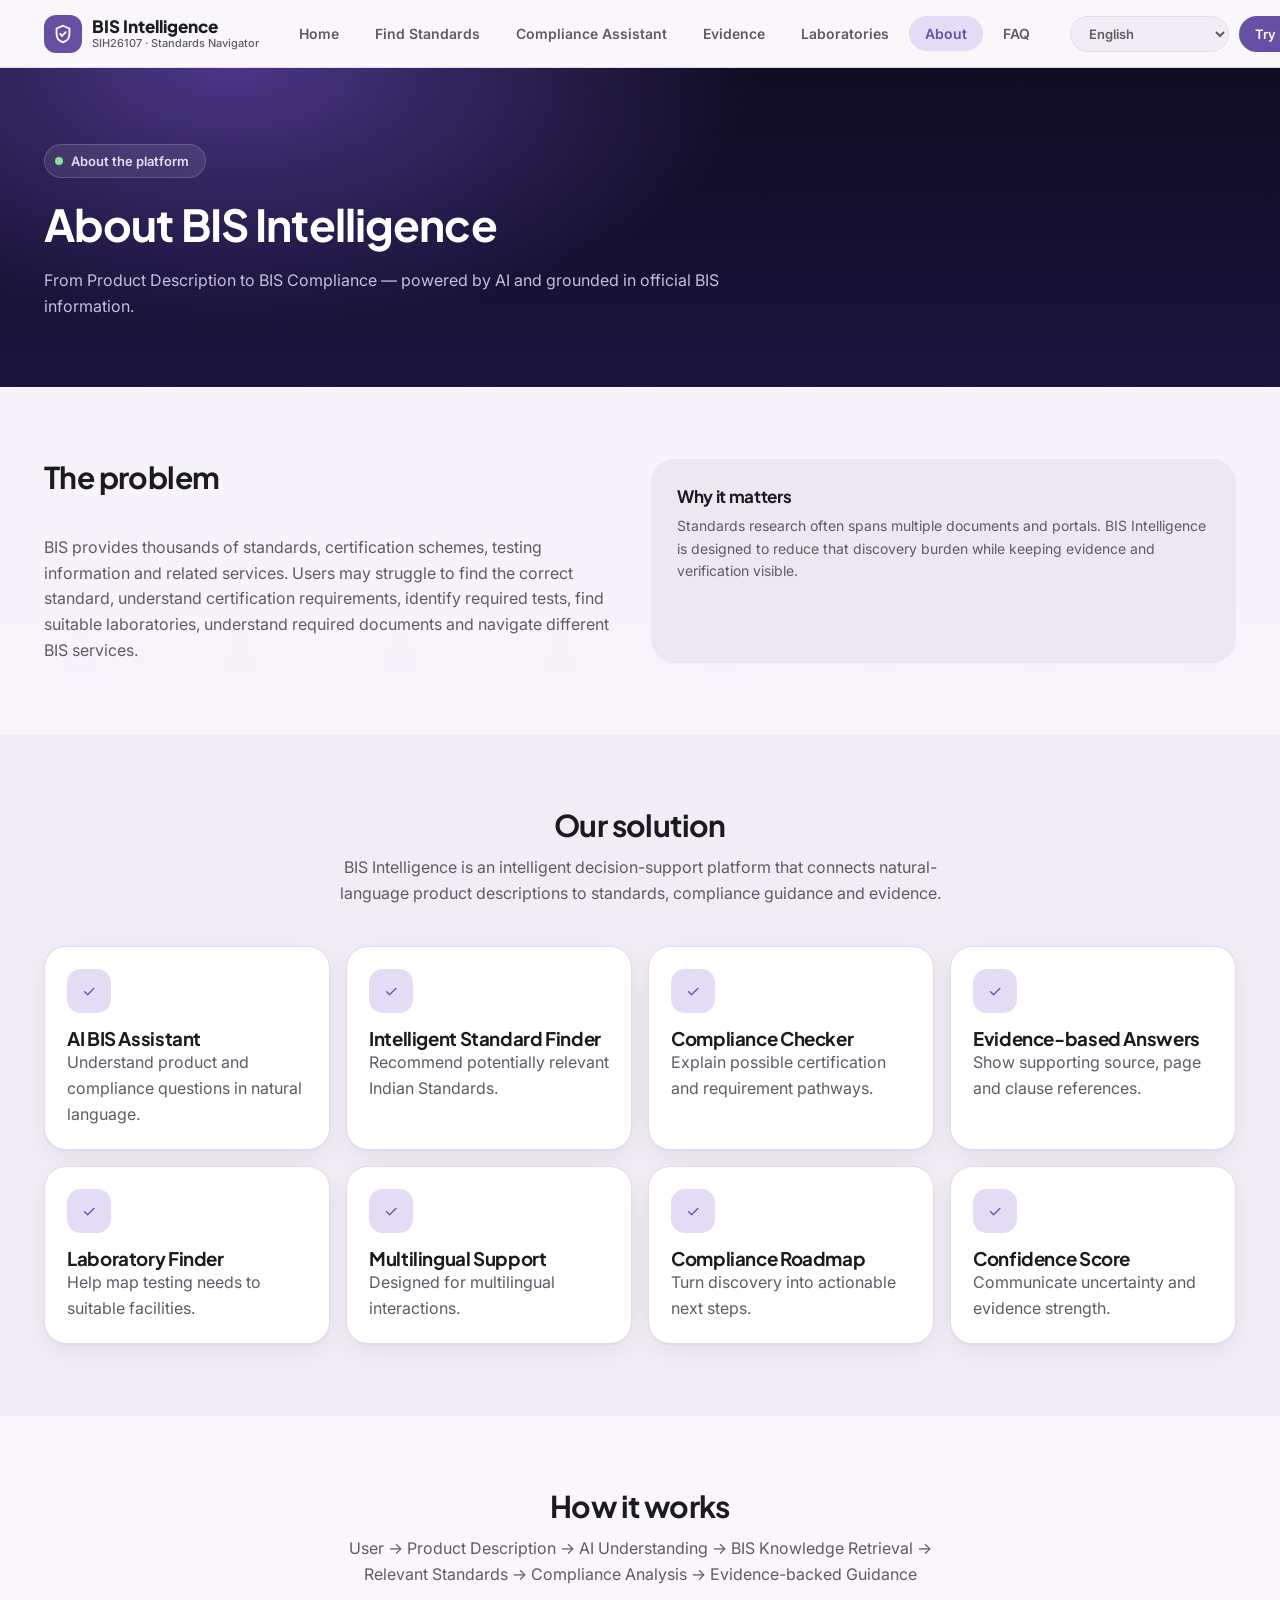
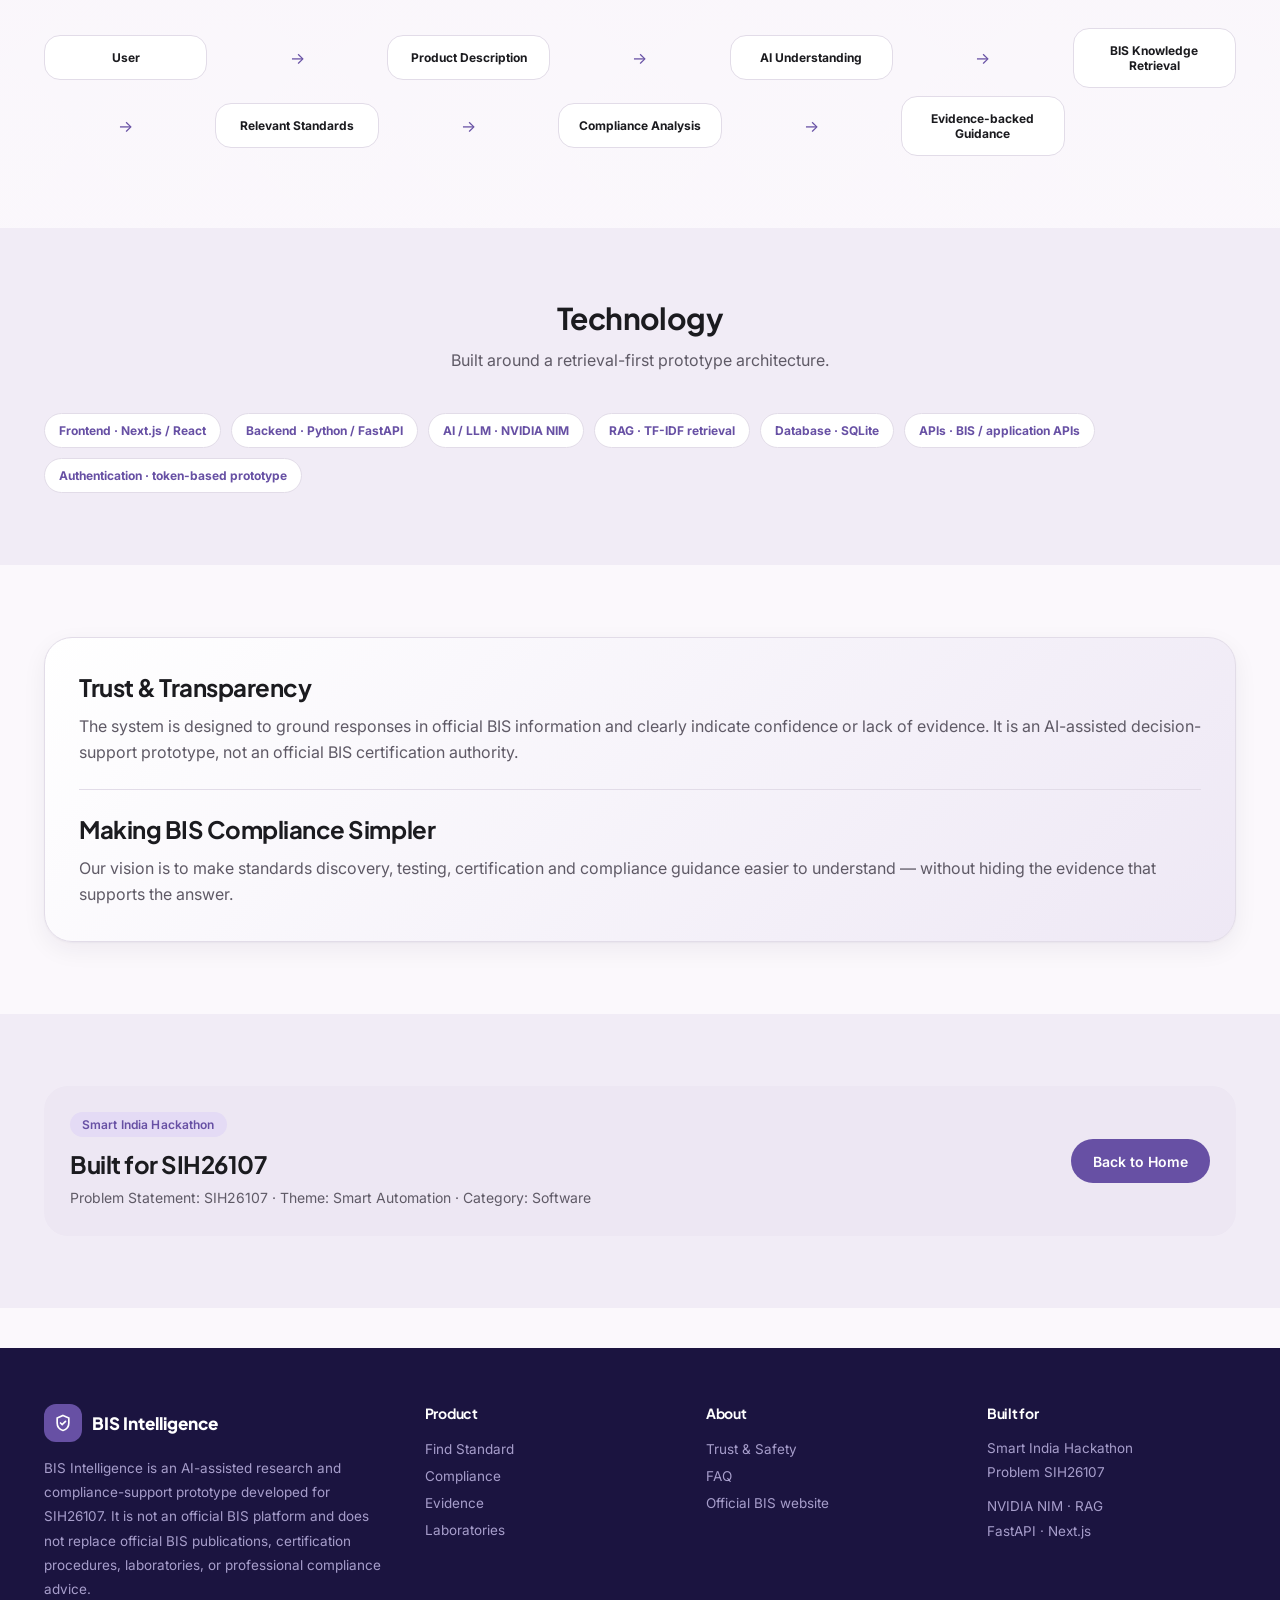
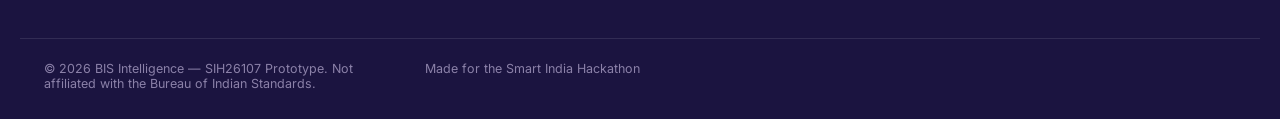
<file: website/about.html>
<!DOCTYPE html><html lang="en"><head><meta charset="UTF-8"><meta name="viewport" content="width=device-width, initial-scale=1.0"><title>BIS Intelligence — About</title><meta name="description" content="Learn how BIS Intelligence simplifies Indian Standards and BIS services with evidence-grounded AI."><link rel="preconnect" href="https://fonts.googleapis.com"><link rel="preconnect" href="https://fonts.gstatic.com" crossorigin><link href="https://fonts.googleapis.com/css2?family=Plus+Jakarta+Sans:wght@400;500;600;700;800&family=Inter:wght@400;500;600&display=swap" rel="stylesheet"><link rel="stylesheet" href="css/style.css"></head><body><a class="skip-link" href="#main">Skip to content</a><header class="topnav"><div class="topnav-inner"><a href="index.html" class="brand"><div class="brand-mark"><svg width="22" height="22" viewBox="0 0 24 24" fill="none" aria-hidden="true"><path d="M12 3l7 3v6c0 5-3.5 8-7 9-3.5-1-7-4-7-9V6l7-3z" stroke="currentColor" stroke-width="2"/><path d="M9 12l2 2 4-4" stroke="currentColor" stroke-width="2" stroke-linecap="round"/></svg></div><div class="brand-text"><span class="brand-name">BIS Intelligence</span><span class="brand-sub">SIH26107 · Standards Navigator</span></div></a><nav class="nav-links" aria-label="Primary"><a href="index.html" class="nav-pill">Home</a><a href="find-standards.html" class="nav-pill">Find Standards</a><a href="compliance-assistant.html" class="nav-pill">Compliance Assistant</a><a href="evidence.html" class="nav-pill">Evidence</a><a href="laboratories.html" class="nav-pill">Laboratories</a><a href="about.html" class="nav-pill" aria-current="page">About</a><a href="faq.html" class="nav-pill">FAQ</a></nav><div class="nav-right"><select class="lang-select" aria-label="Language selector"><option value="en">English</option><option value="hi">हिन्दी</option></select><a href="compliance-assistant.html" class="btn btn-primary btn-sm">Try BIS Intelligence</a><button class="hamburger" id="hamburgerBtn" aria-label="Open menu" aria-expanded="false" aria-controls="mobileSheet"><svg width="22" height="22" viewBox="0 0 24 24" fill="none"><path d="M4 7h16M4 12h16M4 17h16" stroke="currentColor" stroke-width="2" stroke-linecap="round"/></svg></button></div></div><nav class="mobile-sheet" id="mobileSheet" aria-label="Mobile"><a href="index.html" class="nav-pill">Home</a><a href="find-standards.html" class="nav-pill">Find Standards</a><a href="compliance-assistant.html" class="nav-pill">Compliance Assistant</a><a href="evidence.html" class="nav-pill">Evidence</a><a href="laboratories.html" class="nav-pill">Laboratories</a><a href="about.html" class="nav-pill">About</a><a href="faq.html" class="nav-pill">FAQ</a><a href="compliance-assistant.html" class="btn btn-primary" style="margin-top:10px;justify-content:center;">Try BIS Intelligence</a></nav></header><main id="main"><section class="page-hero"><div class="wrap"><span class="eyebrow-pill"><span class="eyebrow-dot"></span> About the platform</span><h1>About BIS Intelligence</h1><p>From Product Description to BIS Compliance — powered by AI and grounded in official BIS information.</p></div></section><section class="section"><div class="wrap split-copy"><div><div class="section-head"><h2>The problem</h2></div><p>BIS provides thousands of standards, certification schemes, testing information and related services. Users may struggle to find the correct standard, understand certification requirements, identify required tests, find suitable laboratories, understand required documents and navigate different BIS services.</p></div><div class="card"><h3>Why it matters</h3><p>Standards research often spans multiple documents and portals. BIS Intelligence is designed to reduce that discovery burden while keeping evidence and verification visible.</p></div></div></section><section class="section section-alt"><div class="wrap"><div class="section-head center"><h2>Our solution</h2><p>BIS Intelligence is an intelligent decision-support platform that connects natural-language product descriptions to standards, compliance guidance and evidence.</p></div><div class="feature-grid"><div class="feature-card"><div class="icon-badge"><span>✓</span></div><h3>AI BIS Assistant</h3><p>Understand product and compliance questions in natural language.</p></div><div class="feature-card"><div class="icon-badge"><span>✓</span></div><h3>Intelligent Standard Finder</h3><p>Recommend potentially relevant Indian Standards.</p></div><div class="feature-card"><div class="icon-badge"><span>✓</span></div><h3>Compliance Checker</h3><p>Explain possible certification and requirement pathways.</p></div><div class="feature-card"><div class="icon-badge"><span>✓</span></div><h3>Evidence-based Answers</h3><p>Show supporting source, page and clause references.</p></div><div class="feature-card"><div class="icon-badge"><span>✓</span></div><h3>Laboratory Finder</h3><p>Help map testing needs to suitable facilities.</p></div><div class="feature-card"><div class="icon-badge"><span>✓</span></div><h3>Multilingual Support</h3><p>Designed for multilingual interactions.</p></div><div class="feature-card"><div class="icon-badge"><span>✓</span></div><h3>Compliance Roadmap</h3><p>Turn discovery into actionable next steps.</p></div><div class="feature-card"><div class="icon-badge"><span>✓</span></div><h3>Confidence Score</h3><p>Communicate uncertainty and evidence strength.</p></div></div></div></section><section class="section"><div class="wrap"><div class="section-head center"><h2>How it works</h2><p>User → Product Description → AI Understanding → BIS Knowledge Retrieval → Relevant Standards → Compliance Analysis → Evidence-backed Guidance</p></div><div class="solution-flow"><div class="node">User</div><div class="arrow">→</div><div class="node">Product Description</div><div class="arrow">→</div><div class="node">AI Understanding</div><div class="arrow">→</div><div class="node">BIS Knowledge Retrieval</div><div class="arrow">→</div><div class="node">Relevant Standards</div><div class="arrow">→</div><div class="node">Compliance Analysis</div><div class="arrow">→</div><div class="node">Evidence-backed Guidance</div></div></div></section><section class="section section-alt"><div class="wrap"><div class="section-head center"><h2>Technology</h2><p>Built around a retrieval-first prototype architecture.</p></div><div class="tech-strip"><span class="tech-badge">Frontend · Next.js / React</span><span class="tech-badge">Backend · Python / FastAPI</span><span class="tech-badge">AI / LLM · NVIDIA NIM</span><span class="tech-badge">RAG · TF-IDF retrieval</span><span class="tech-badge">Database · SQLite</span><span class="tech-badge">APIs · BIS / application APIs</span><span class="tech-badge">Authentication · token-based prototype</span></div></div></section><section class="section"><div class="wrap"><div class="vision-card"><h2>Trust &amp; Transparency</h2><p style="margin-top:12px">The system is designed to ground responses in official BIS information and clearly indicate confidence or lack of evidence. It is an AI-assisted decision-support prototype, not an official BIS certification authority.</p><hr class="divider" style="margin:24px 0"><h2>Making BIS Compliance Simpler</h2><p style="margin-top:12px">Our vision is to make standards discovery, testing, certification and compliance guidance easier to understand — without hiding the evidence that supports the answer.</p></div></div></section><section class="section section-alt"><div class="wrap"><div class="card"><div class="flex-between"><div><span class="tag tag-primary">Smart India Hackathon</span><h2 style="margin-top:12px">Built for SIH26107</h2><p style="margin-top:8px">Problem Statement: SIH26107 · Theme: Smart Automation · Category: Software</p></div><a class="btn btn-primary" href="index.html">Back to Home</a></div></div></div></section></main><footer class="footer"><div class="wrap"><div><div class="brand" style="margin-bottom:14px;"><div class="brand-mark"><svg width="20" height="20" viewBox="0 0 24 24" fill="none"><path d="M12 3l7 3v6c0 5-3.5 8-7 9-3.5-1-7-4-7-9V6l7-3z" stroke="currentColor" stroke-width="2"/><path d="M9 12l2 2 4-4" stroke="currentColor" stroke-width="2" stroke-linecap="round"/></svg></div><span class="brand-name" style="color:#fff;">BIS Intelligence</span></div><p class="footer-disclaimer">BIS Intelligence is an AI-assisted research and compliance-support prototype developed for SIH26107. It is not an official BIS platform and does not replace official BIS publications, certification procedures, laboratories, or professional compliance advice.</p></div><div><h4>Product</h4><a href="find-standards.html">Find Standard</a><a href="compliance-assistant.html">Compliance</a><a href="evidence.html">Evidence</a><a href="laboratories.html">Laboratories</a></div><div><h4>About</h4><a href="about.html">Trust &amp; Safety</a><a href="faq.html">FAQ</a><a href="https://www.bis.gov.in/" target="_blank" rel="noopener">Official BIS website</a></div><div><h4>Built for</h4><p>Smart India Hackathon<br/>Problem SIH26107</p><p style="margin-top:10px;">NVIDIA NIM · RAG<br/>FastAPI · Next.js</p></div></div><div class="wrap footer-bottom"><span>© 2026 BIS Intelligence — SIH26107 Prototype. Not affiliated with the Bureau of Indian Standards.</span><span>Made for the Smart India Hackathon</span></div></footer><script src="js/script.js"></script><script src="js/site-pages.js"></script><script src="js/i18n.js"></script>
</body></html>
</file>
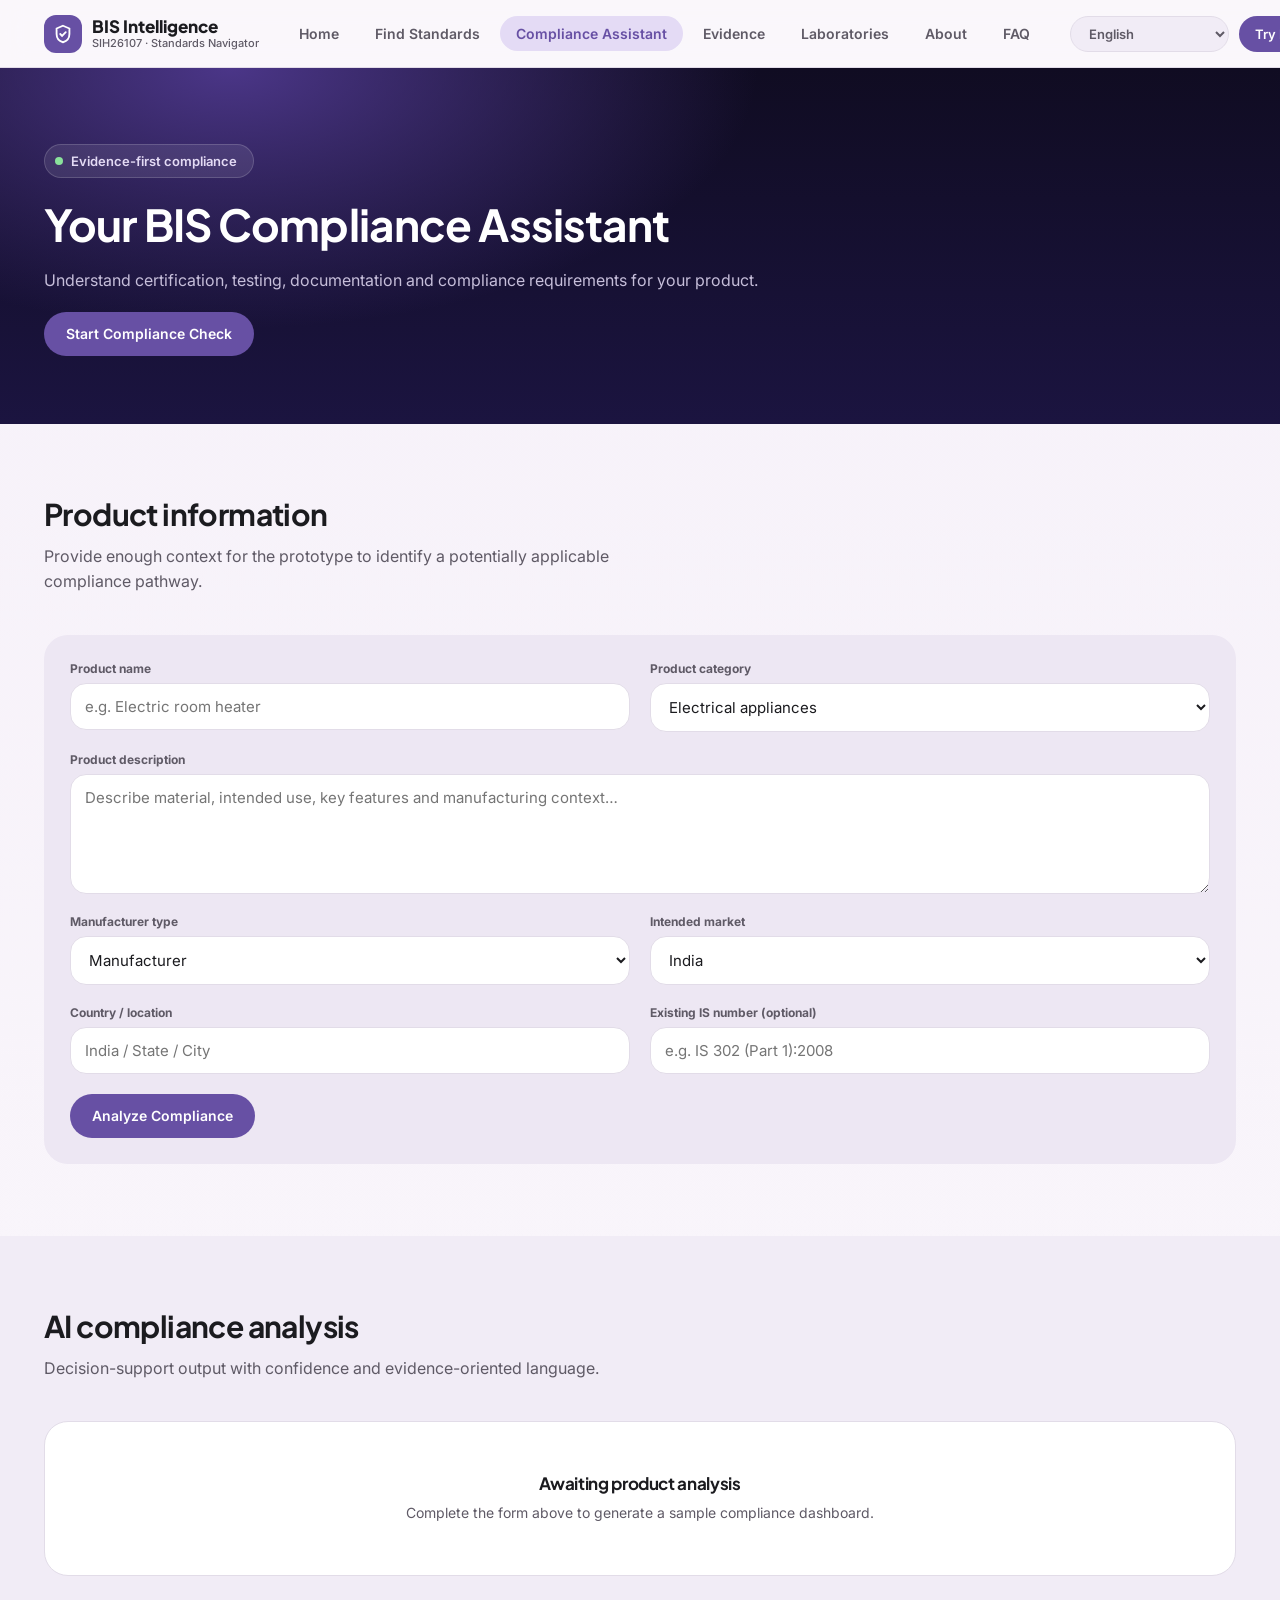
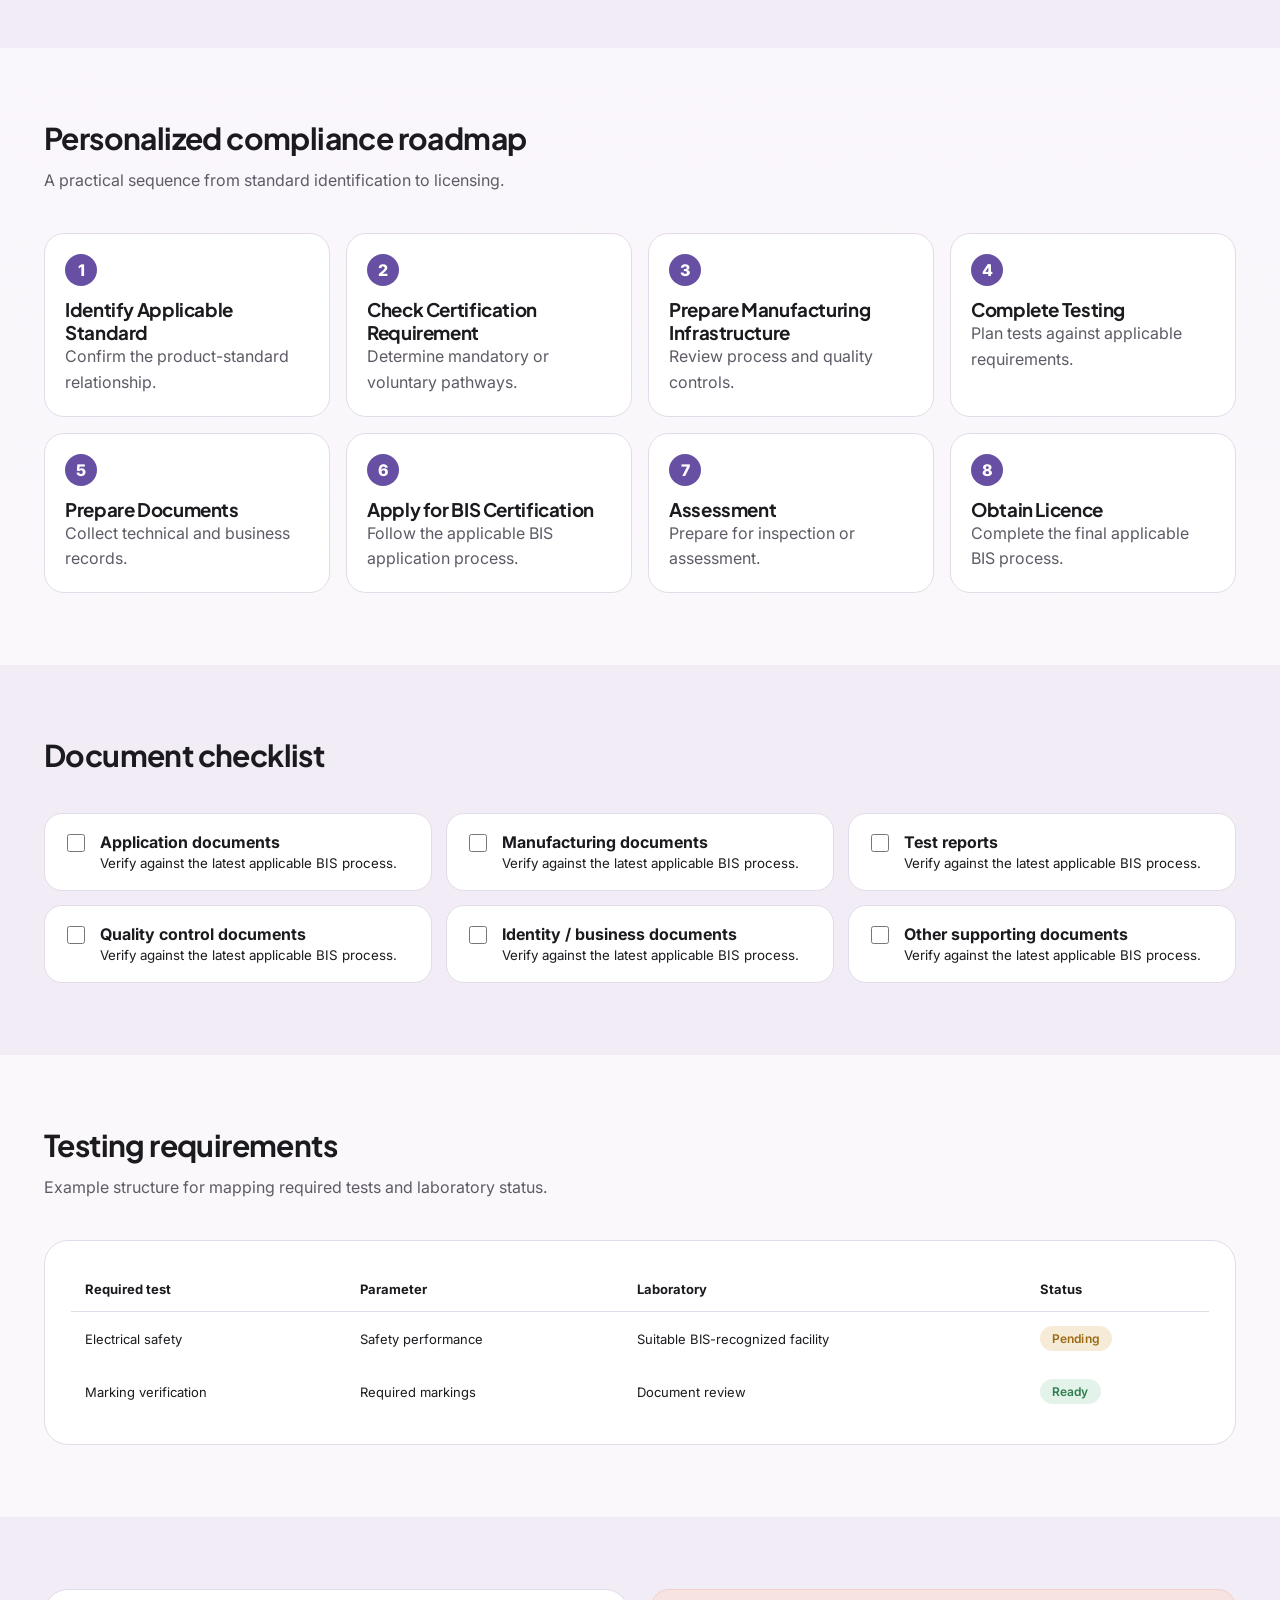
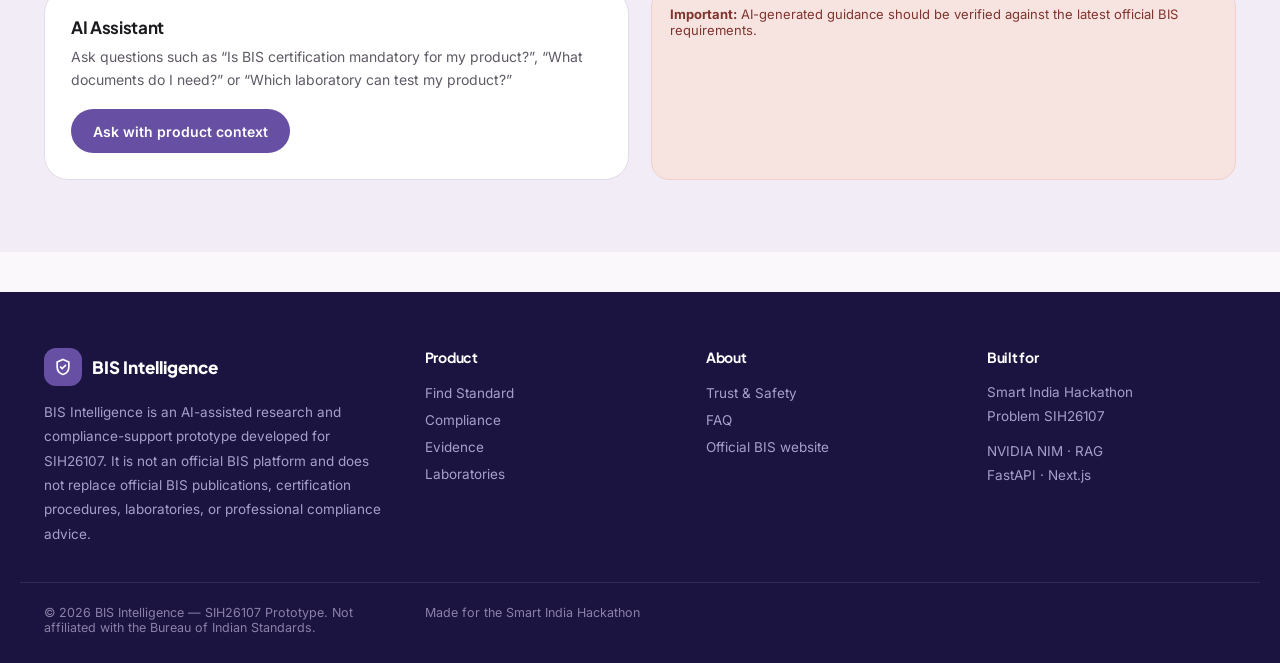
<file: website/compliance-assistant.html>
<!DOCTYPE html><html lang="en"><head><meta charset="UTF-8"><meta name="viewport" content="width=device-width, initial-scale=1.0"><title>BIS Intelligence — Compliance Assistant</title><meta name="description" content="Understand BIS certification, testing, documentation and compliance requirements."><link rel="preconnect" href="https://fonts.googleapis.com"><link rel="preconnect" href="https://fonts.gstatic.com" crossorigin><link href="https://fonts.googleapis.com/css2?family=Plus+Jakarta+Sans:wght@400;500;600;700;800&family=Inter:wght@400;500;600&display=swap" rel="stylesheet"><link rel="stylesheet" href="css/style.css"></head><body><a class="skip-link" href="#main">Skip to content</a><header class="topnav"><div class="topnav-inner"><a href="index.html" class="brand"><div class="brand-mark"><svg width="22" height="22" viewBox="0 0 24 24" fill="none" aria-hidden="true"><path d="M12 3l7 3v6c0 5-3.5 8-7 9-3.5-1-7-4-7-9V6l7-3z" stroke="currentColor" stroke-width="2"/><path d="M9 12l2 2 4-4" stroke="currentColor" stroke-width="2" stroke-linecap="round"/></svg></div><div class="brand-text"><span class="brand-name">BIS Intelligence</span><span class="brand-sub">SIH26107 · Standards Navigator</span></div></a><nav class="nav-links" aria-label="Primary"><a href="index.html" class="nav-pill">Home</a><a href="find-standards.html" class="nav-pill">Find Standards</a><a href="compliance-assistant.html" class="nav-pill" aria-current="page">Compliance Assistant</a><a href="evidence.html" class="nav-pill">Evidence</a><a href="laboratories.html" class="nav-pill">Laboratories</a><a href="about.html" class="nav-pill">About</a><a href="faq.html" class="nav-pill">FAQ</a></nav><div class="nav-right"><select class="lang-select" aria-label="Language selector"><option value="en">English</option><option value="hi">हिन्दी</option></select><a href="compliance-assistant.html" class="btn btn-primary btn-sm">Try BIS Intelligence</a><button class="hamburger" id="hamburgerBtn" aria-label="Open menu" aria-expanded="false" aria-controls="mobileSheet"><svg width="22" height="22" viewBox="0 0 24 24" fill="none"><path d="M4 7h16M4 12h16M4 17h16" stroke="currentColor" stroke-width="2" stroke-linecap="round"/></svg></button></div></div><nav class="mobile-sheet" id="mobileSheet" aria-label="Mobile"><a href="index.html" class="nav-pill">Home</a><a href="find-standards.html" class="nav-pill">Find Standards</a><a href="compliance-assistant.html" class="nav-pill">Compliance Assistant</a><a href="evidence.html" class="nav-pill">Evidence</a><a href="laboratories.html" class="nav-pill">Laboratories</a><a href="about.html" class="nav-pill">About</a><a href="faq.html" class="nav-pill">FAQ</a><a href="compliance-assistant.html" class="btn btn-primary" style="margin-top:10px;justify-content:center;">Try BIS Intelligence</a></nav></header><main id="main"><section class="page-hero"><div class="wrap"><span class="eyebrow-pill"><span class="eyebrow-dot"></span> Evidence-first compliance</span><h1>Your BIS Compliance Assistant</h1><p>Understand certification, testing, documentation and compliance requirements for your product.</p><div class="page-actions"><a class="btn btn-primary" href="#product-form">Start Compliance Check</a></div></div></section><section class="section" id="product-form"><div class="wrap"><div class="section-head"><h2>Product information</h2><p>Provide enough context for the prototype to identify a potentially applicable compliance pathway.</p></div><div class="card"><form id="complianceFormNew" class="grid grid-2"><div class="field"><label for="productName">Product name</label><input id="productName" required placeholder="e.g. Electric room heater"></div><div class="field"><label for="productCategory">Product category</label><select id="productCategory"><option>Electrical appliances</option><option>Steel products</option><option>Food packaging</option><option>Consumer products</option><option>Other</option></select></div><div class="field" style="grid-column:1/-1"><label for="productDescription">Product description</label><textarea id="productDescription" required placeholder="Describe material, intended use, key features and manufacturing context…"></textarea></div><div class="field"><label for="manufacturerType">Manufacturer type</label><select id="manufacturerType"><option>Manufacturer</option><option>MSME</option><option>Importer</option><option>Startup</option><option>Consumer / Researcher</option></select></div><div class="field"><label for="market">Intended market</label><select id="market"><option>India</option><option>Export</option><option>Both</option></select></div><div class="field"><label for="location">Country / location</label><input id="location" placeholder="India / State / City"></div><div class="field"><label for="existingStandard">Existing IS number (optional)</label><input id="existingStandard" placeholder="e.g. IS 302 (Part 1):2008"></div><div style="grid-column:1/-1"><button class="btn btn-primary" type="submit">Analyze Compliance</button></div></form></div></div></section><section class="section section-alt" id="analysisSection"><div class="wrap"><div class="section-head"><h2>AI compliance analysis</h2><p>Decision-support output with confidence and evidence-oriented language.</p></div><div id="complianceDashboard" class="card white"><div class="empty-state" style="background:transparent;padding:24px"><h3>Awaiting product analysis</h3><p>Complete the form above to generate a sample compliance dashboard.</p></div></div></div></section><section class="section"><div class="wrap"><div class="section-head"><h2>Personalized compliance roadmap</h2><p>A practical sequence from standard identification to licensing.</p></div><div class="timeline"><div class="step"><div class="num">1</div><h3>Identify Applicable Standard</h3><p>Confirm the product-standard relationship.</p></div><div class="step"><div class="num">2</div><h3>Check Certification Requirement</h3><p>Determine mandatory or voluntary pathways.</p></div><div class="step"><div class="num">3</div><h3>Prepare Manufacturing Infrastructure</h3><p>Review process and quality controls.</p></div><div class="step"><div class="num">4</div><h3>Complete Testing</h3><p>Plan tests against applicable requirements.</p></div><div class="step"><div class="num">5</div><h3>Prepare Documents</h3><p>Collect technical and business records.</p></div><div class="step"><div class="num">6</div><h3>Apply for BIS Certification</h3><p>Follow the applicable BIS application process.</p></div><div class="step"><div class="num">7</div><h3>Assessment</h3><p>Prepare for inspection or assessment.</p></div><div class="step"><div class="num">8</div><h3>Obtain Licence</h3><p>Complete the final applicable BIS process.</p></div></div></div></section><section class="section section-alt"><div class="wrap"><div class="section-head"><h2>Document checklist</h2></div><div class="check-grid"><label class="check-item"><input type="checkbox"><span><b>Application documents</b><br><small>Verify against the latest applicable BIS process.</small></span></label><label class="check-item"><input type="checkbox"><span><b>Manufacturing documents</b><br><small>Verify against the latest applicable BIS process.</small></span></label><label class="check-item"><input type="checkbox"><span><b>Test reports</b><br><small>Verify against the latest applicable BIS process.</small></span></label><label class="check-item"><input type="checkbox"><span><b>Quality control documents</b><br><small>Verify against the latest applicable BIS process.</small></span></label><label class="check-item"><input type="checkbox"><span><b>Identity / business documents</b><br><small>Verify against the latest applicable BIS process.</small></span></label><label class="check-item"><input type="checkbox"><span><b>Other supporting documents</b><br><small>Verify against the latest applicable BIS process.</small></span></label></div></div></section><section class="section"><div class="wrap"><div class="section-head"><h2>Testing requirements</h2><p>Example structure for mapping required tests and laboratory status.</p></div><div class="card white" style="overflow:auto"><table style="width:100%;border-collapse:collapse;font-size:13px"><thead><tr><th style="text-align:left;padding:14px;border-bottom:1px solid var(--border)">Required test</th><th style="text-align:left;padding:14px;border-bottom:1px solid var(--border)">Parameter</th><th style="text-align:left;padding:14px;border-bottom:1px solid var(--border)">Laboratory</th><th style="text-align:left;padding:14px;border-bottom:1px solid var(--border)">Status</th></tr></thead><tbody><tr><td style="padding:14px">Electrical safety</td><td style="padding:14px">Safety performance</td><td style="padding:14px">Suitable BIS-recognized facility</td><td style="padding:14px"><span class="tag tag-med">Pending</span></td></tr><tr><td style="padding:14px">Marking verification</td><td style="padding:14px">Required markings</td><td style="padding:14px">Document review</td><td style="padding:14px"><span class="tag tag-hi">Ready</span></td></tr></tbody></table></div></div></section><section class="section section-alt"><div class="wrap"><div class="split-copy"><div class="card white"><h3>AI Assistant</h3><p>Ask questions such as “Is BIS certification mandatory for my product?”, “What documents do I need?” or “Which laboratory can test my product?”</p><div class="page-actions"><a class="btn btn-primary" href="#product-form">Ask with product context</a></div></div><div class="warning"><b>Important:</b> AI-generated guidance should be verified against the latest official BIS requirements.</div></div></div></section></main><footer class="footer"><div class="wrap"><div><div class="brand" style="margin-bottom:14px;"><div class="brand-mark"><svg width="20" height="20" viewBox="0 0 24 24" fill="none"><path d="M12 3l7 3v6c0 5-3.5 8-7 9-3.5-1-7-4-7-9V6l7-3z" stroke="currentColor" stroke-width="2"/><path d="M9 12l2 2 4-4" stroke="currentColor" stroke-width="2" stroke-linecap="round"/></svg></div><span class="brand-name" style="color:#fff;">BIS Intelligence</span></div><p class="footer-disclaimer">BIS Intelligence is an AI-assisted research and compliance-support prototype developed for SIH26107. It is not an official BIS platform and does not replace official BIS publications, certification procedures, laboratories, or professional compliance advice.</p></div><div><h4>Product</h4><a href="find-standards.html">Find Standard</a><a href="compliance-assistant.html">Compliance</a><a href="evidence.html">Evidence</a><a href="laboratories.html">Laboratories</a></div><div><h4>About</h4><a href="about.html">Trust &amp; Safety</a><a href="faq.html">FAQ</a><a href="https://www.bis.gov.in/" target="_blank" rel="noopener">Official BIS website</a></div><div><h4>Built for</h4><p>Smart India Hackathon<br/>Problem SIH26107</p><p style="margin-top:10px;">NVIDIA NIM · RAG<br/>FastAPI · Next.js</p></div></div><div class="wrap footer-bottom"><span>© 2026 BIS Intelligence — SIH26107 Prototype. Not affiliated with the Bureau of Indian Standards.</span><span>Made for the Smart India Hackathon</span></div></footer><script src="js/script.js"></script><script src="js/site-pages.js"></script><script src="js/i18n.js"></script>

<script>
async function askBIS(question, language = "en") {
    const response = await fetch("http://127.0.0.1:8000/api/ask", {
        method: "POST",
        headers: {
            "Content-Type": "application/json"
        },
        body: JSON.stringify({
            question: question,
            language: language
        })
    });

    const data = await response.json();

    if (!response.ok) {
        throw new Error(data.detail || "API request failed");
    }

    return data;
}


document.getElementById("complianceFormNew").addEventListener("submit", async function (e) {

    e.preventDefault();

    const productName =
        document.getElementById("productName").value.trim();

    const productCategory =
        document.getElementById("productCategory").value;

    const productDescription =
        document.getElementById("productDescription").value.trim();

    const manufacturerType =
        document.getElementById("manufacturerType").value;

    const market =
        document.getElementById("market").value;

    const location =
        document.getElementById("location").value.trim();

    const existingStandard =
        document.getElementById("existingStandard").value.trim();

    const dashboard =
        document.getElementById("complianceDashboard");


    if (!productName || !productDescription) {
        alert("Please enter product name and description.");
        return;
    }


    dashboard.innerHTML = `
        <div style="padding:24px">
            <h3>🤖 BIS Intelligence is analyzing...</h3>
            <p>
                Retrieving BIS evidence and generating
                an evidence-grounded response.
            </p>
        </div>
    `;


    const question = `
Product Name: ${productName}

Product Category: ${productCategory}

Product Description: ${productDescription}

Manufacturer Type: ${manufacturerType}

Intended Market: ${market}

Location: ${location}

Existing IS Number: ${existingStandard || "Not provided"}

Please analyze this product for BIS compliance.

Identify only information supported by authoritative BIS evidence:

1. Applicable Indian Standard(s)
2. BIS certification requirement
3. Testing requirements
4. Required documents
5. BIS compliance pathway
6. Supporting evidence and sources

Do not invent standards, certification requirements,
testing requirements, laboratories, documents or regulations.

If sufficient BIS evidence is unavailable,
clearly state that.
`;


    try {

        const data = await askBIS(question, "en");


        if (data.status === "insufficient_evidence") {

            dashboard.innerHTML = `
                <div style="padding:24px">
                    <h3>⚠️ Insufficient BIS evidence</h3>
                    <p>${data.answer || "Sufficient evidence was not found."}</p>
                </div>
            `;

            return;
        }


        dashboard.innerHTML = `
            <div style="padding:24px">

                <span class="tag tag-hi">
                    🤖 NVIDIA NIM Generated
                </span>

                <h3 style="margin-top:18px">
                    AI Compliance Analysis
                </h3>

                <div style="margin-top:18px;line-height:1.7">
                    ${data.answer || "No answer returned."}
                </div>

                ${
                    data.confidence !== undefined
                    ? `
                    <div style="margin-top:20px">
                        <b>🎯 Confidence:</b>
                        ${data.confidence_label || ""}
                        (${Math.round(data.confidence * 100)}%)
                    </div>
                    `
                    : ""
                }

            </div>
        `;

    } catch (error) {

        console.error("BIS API Error:", error);

        dashboard.innerHTML = `
            <div class="warning" style="padding:24px">
                <h3>⚠️ Service unavailable</h3>
                <p>
                    Unable to connect to BIS Intelligence backend.
                    Please make sure the backend server is running.
                </p>
            </div>
        `;
    }

});
</script>

</body>
</html>
</file>
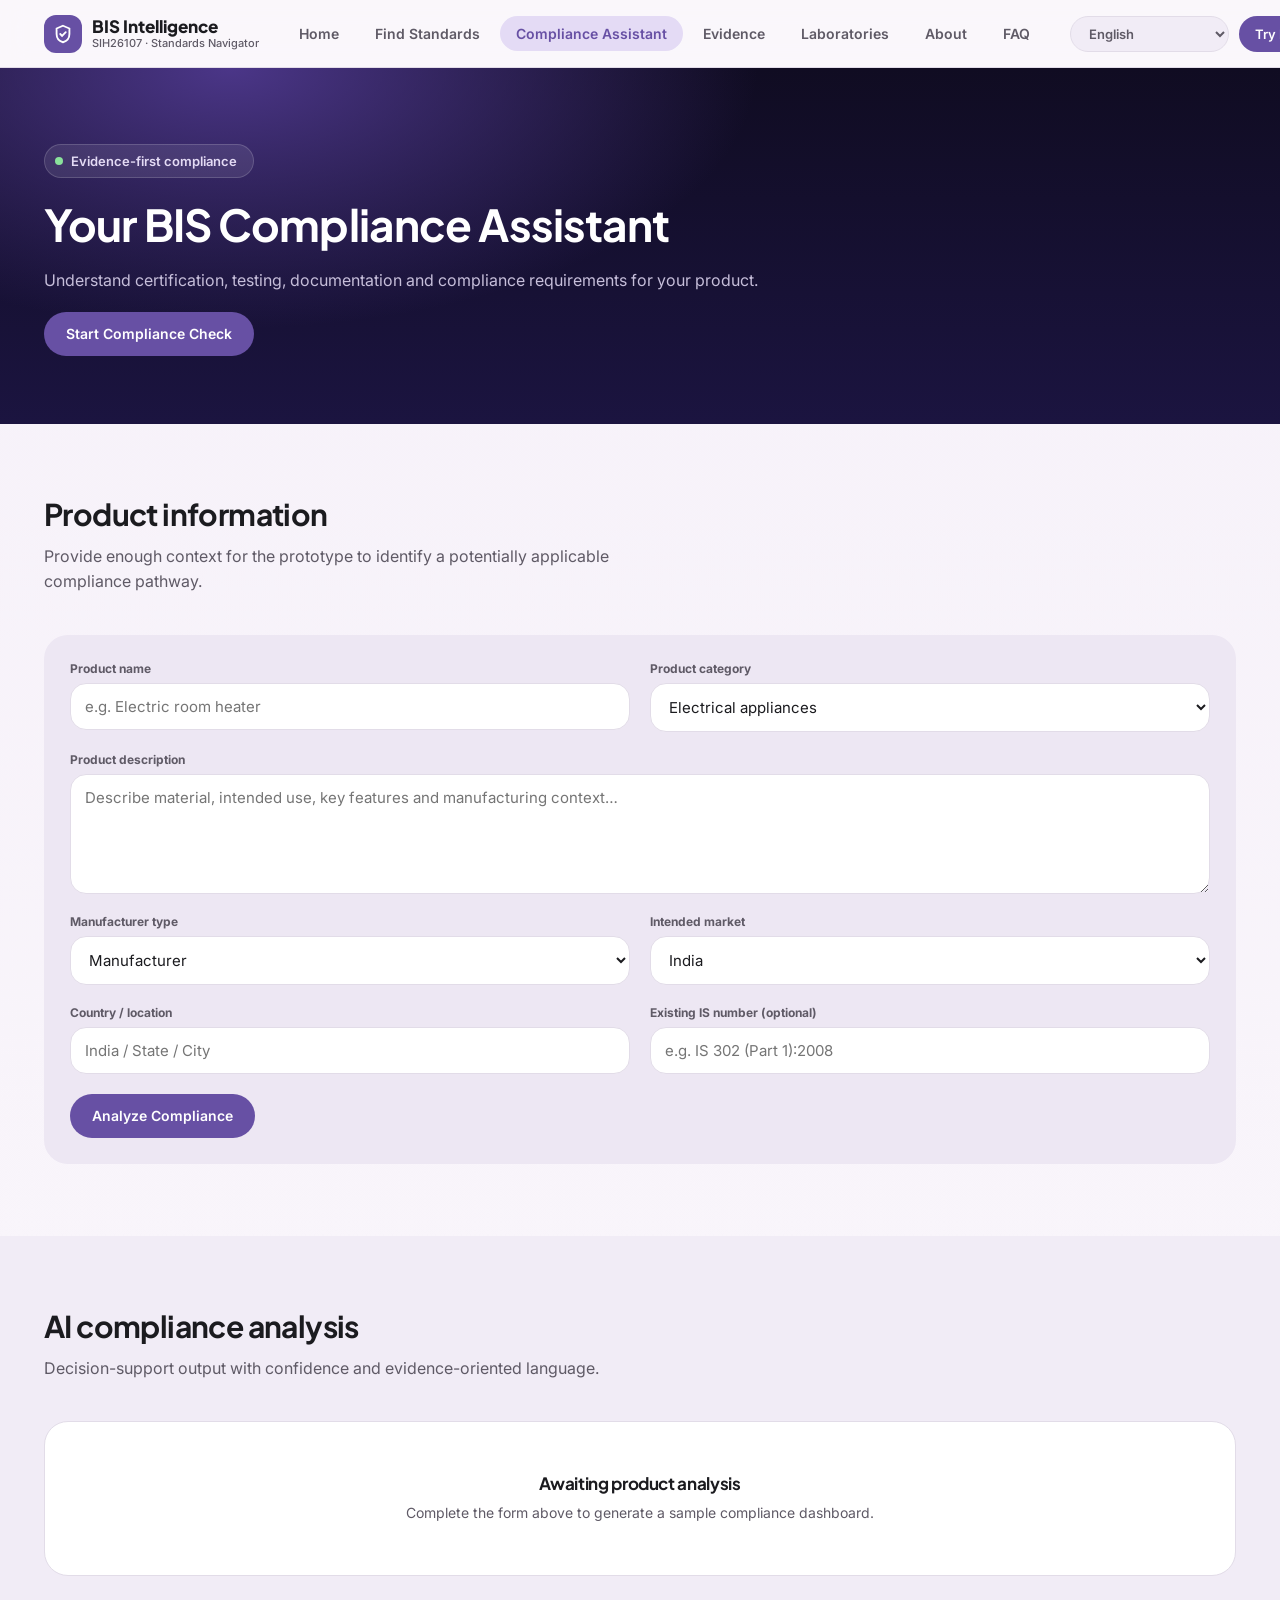
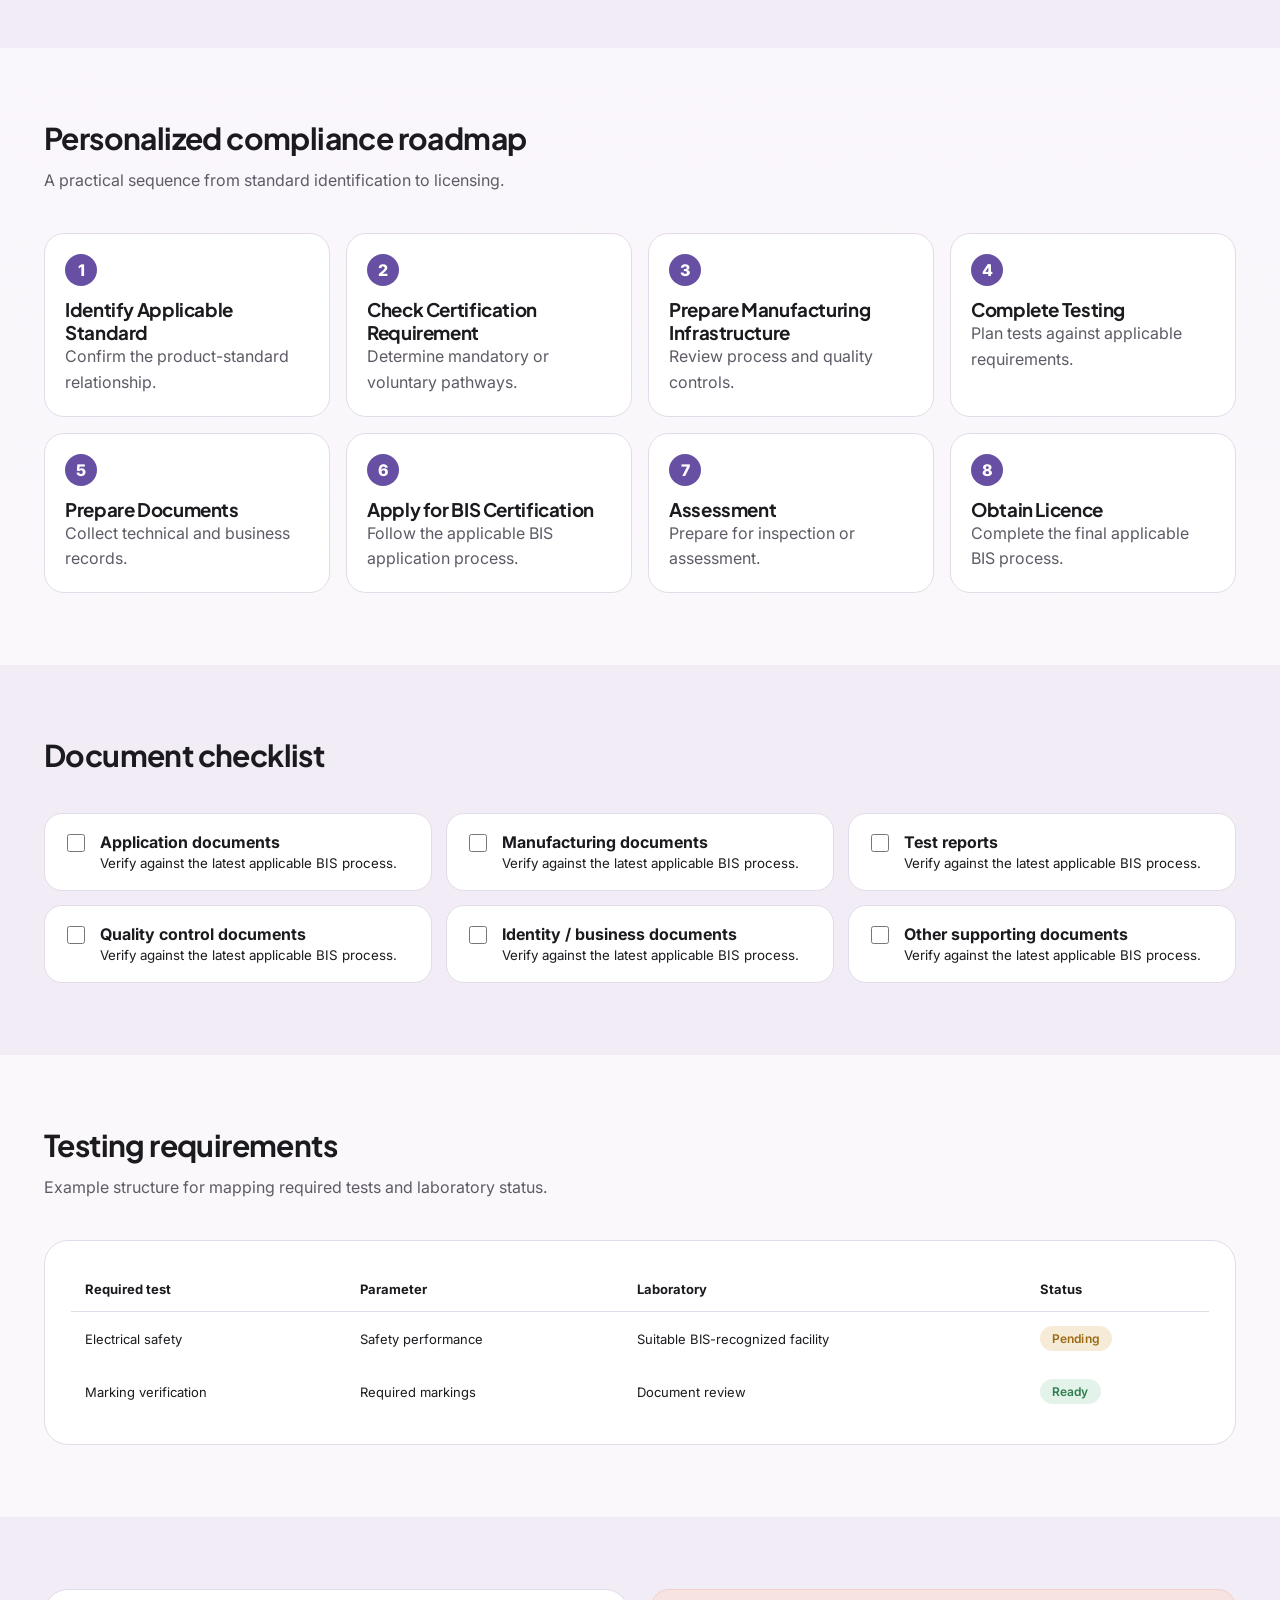
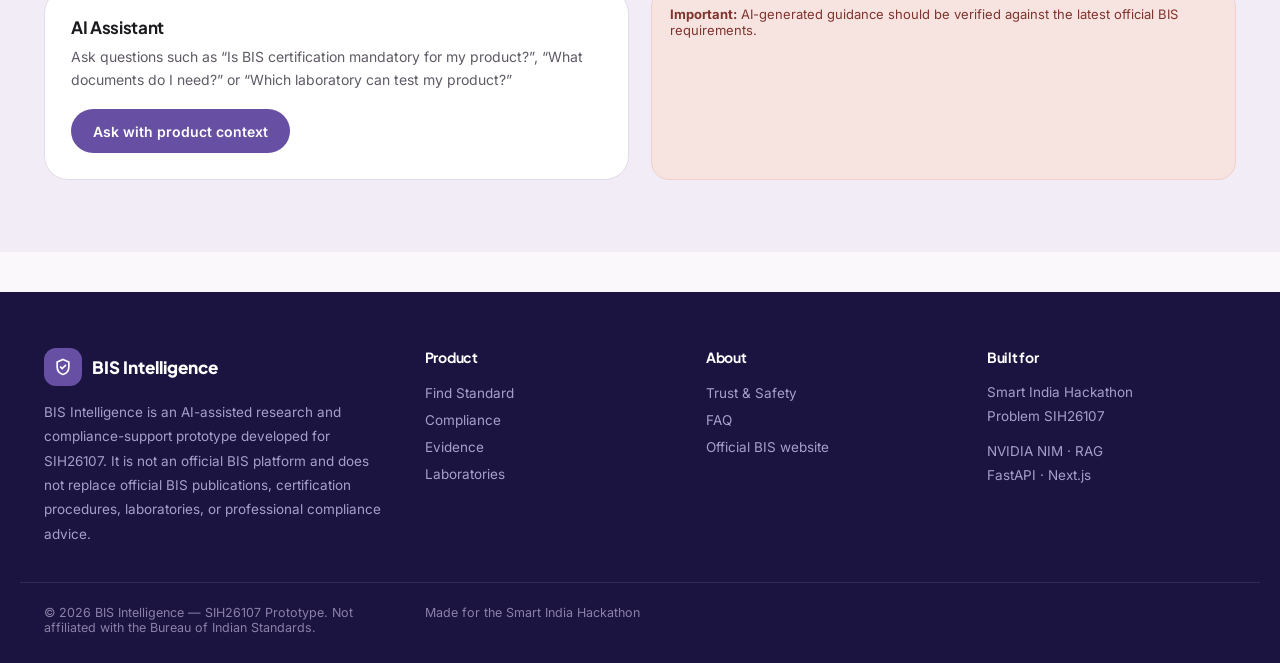
<file: website/compliance.html>
<!DOCTYPE html><html lang="en"><head><meta charset="UTF-8"><meta http-equiv="refresh" content="0; url=compliance-assistant.html"><script>location.replace("compliance-assistant.html" + location.search + location.hash);</script><title>Redirecting…</title></head><body>Redirecting to <a href="compliance-assistant.html">Compliance Assistant</a>…<script src="js/i18n.js"></script>
</body></html>
</file>
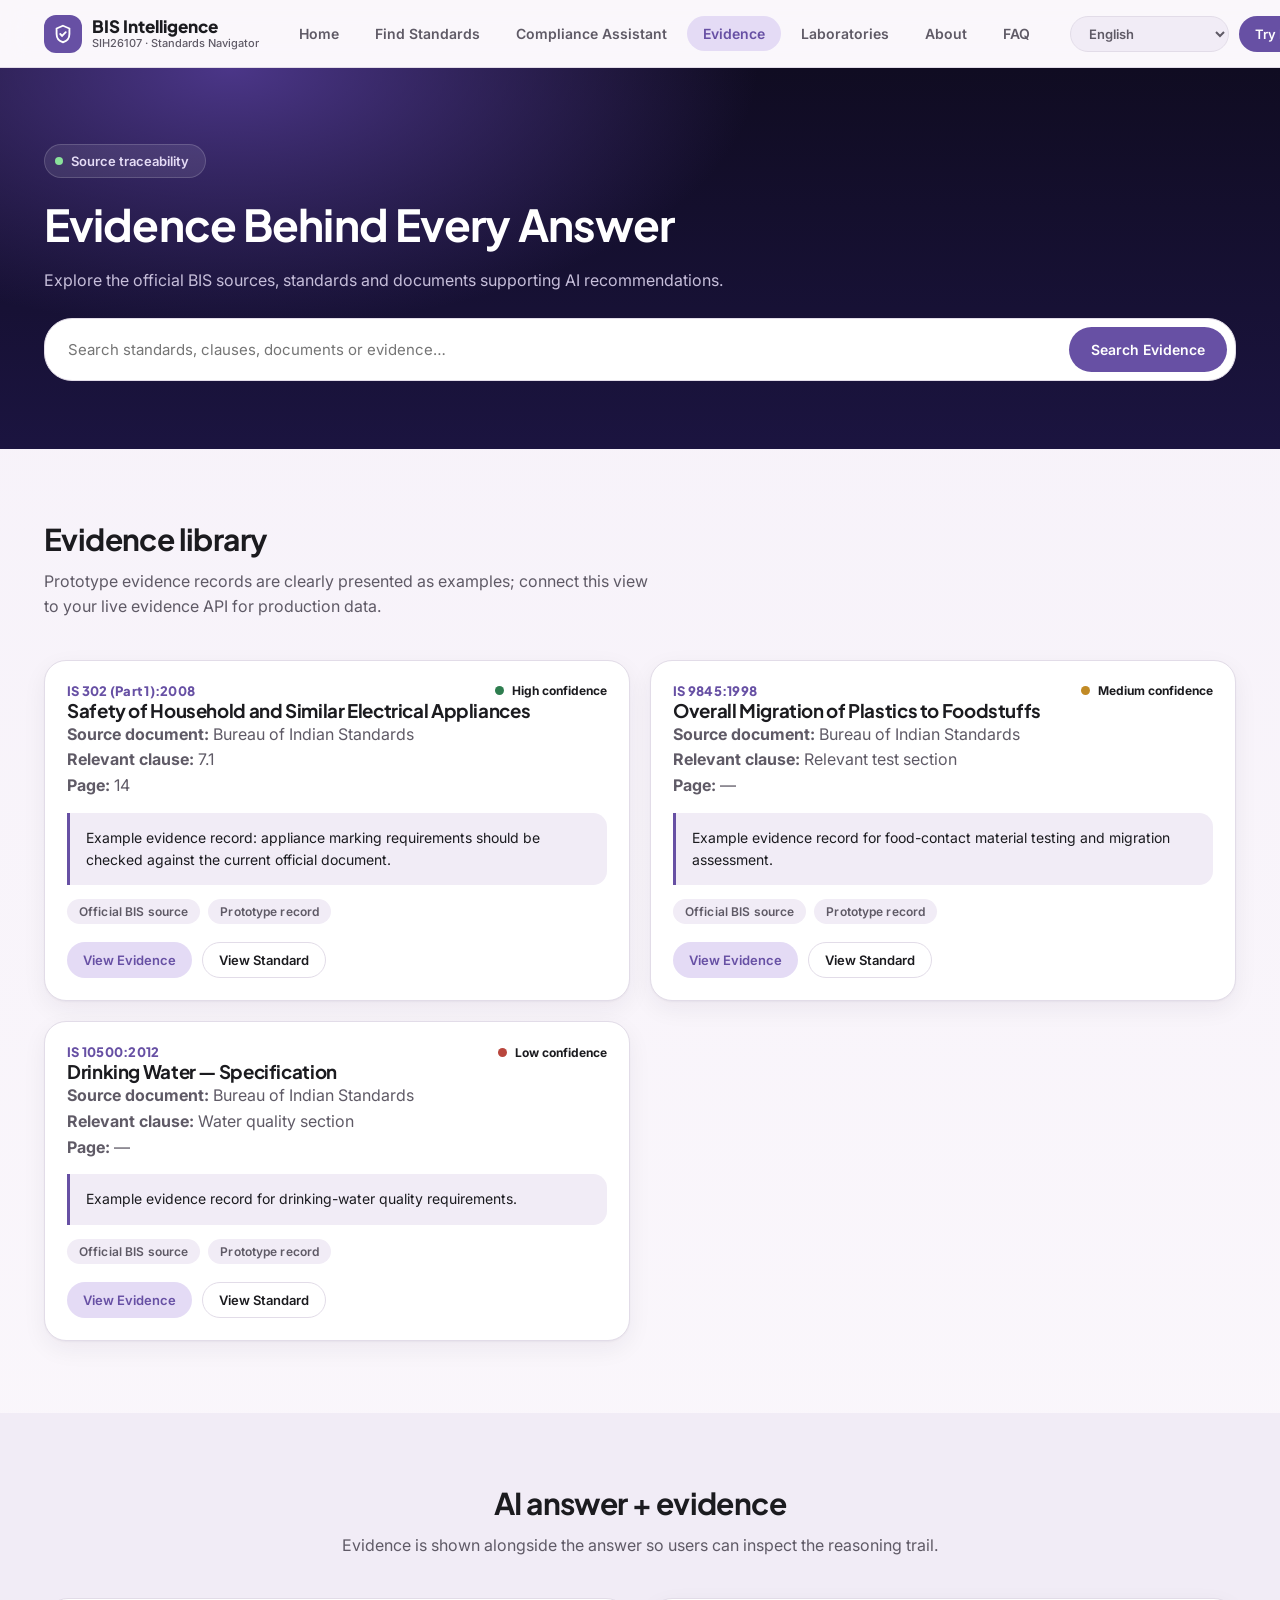
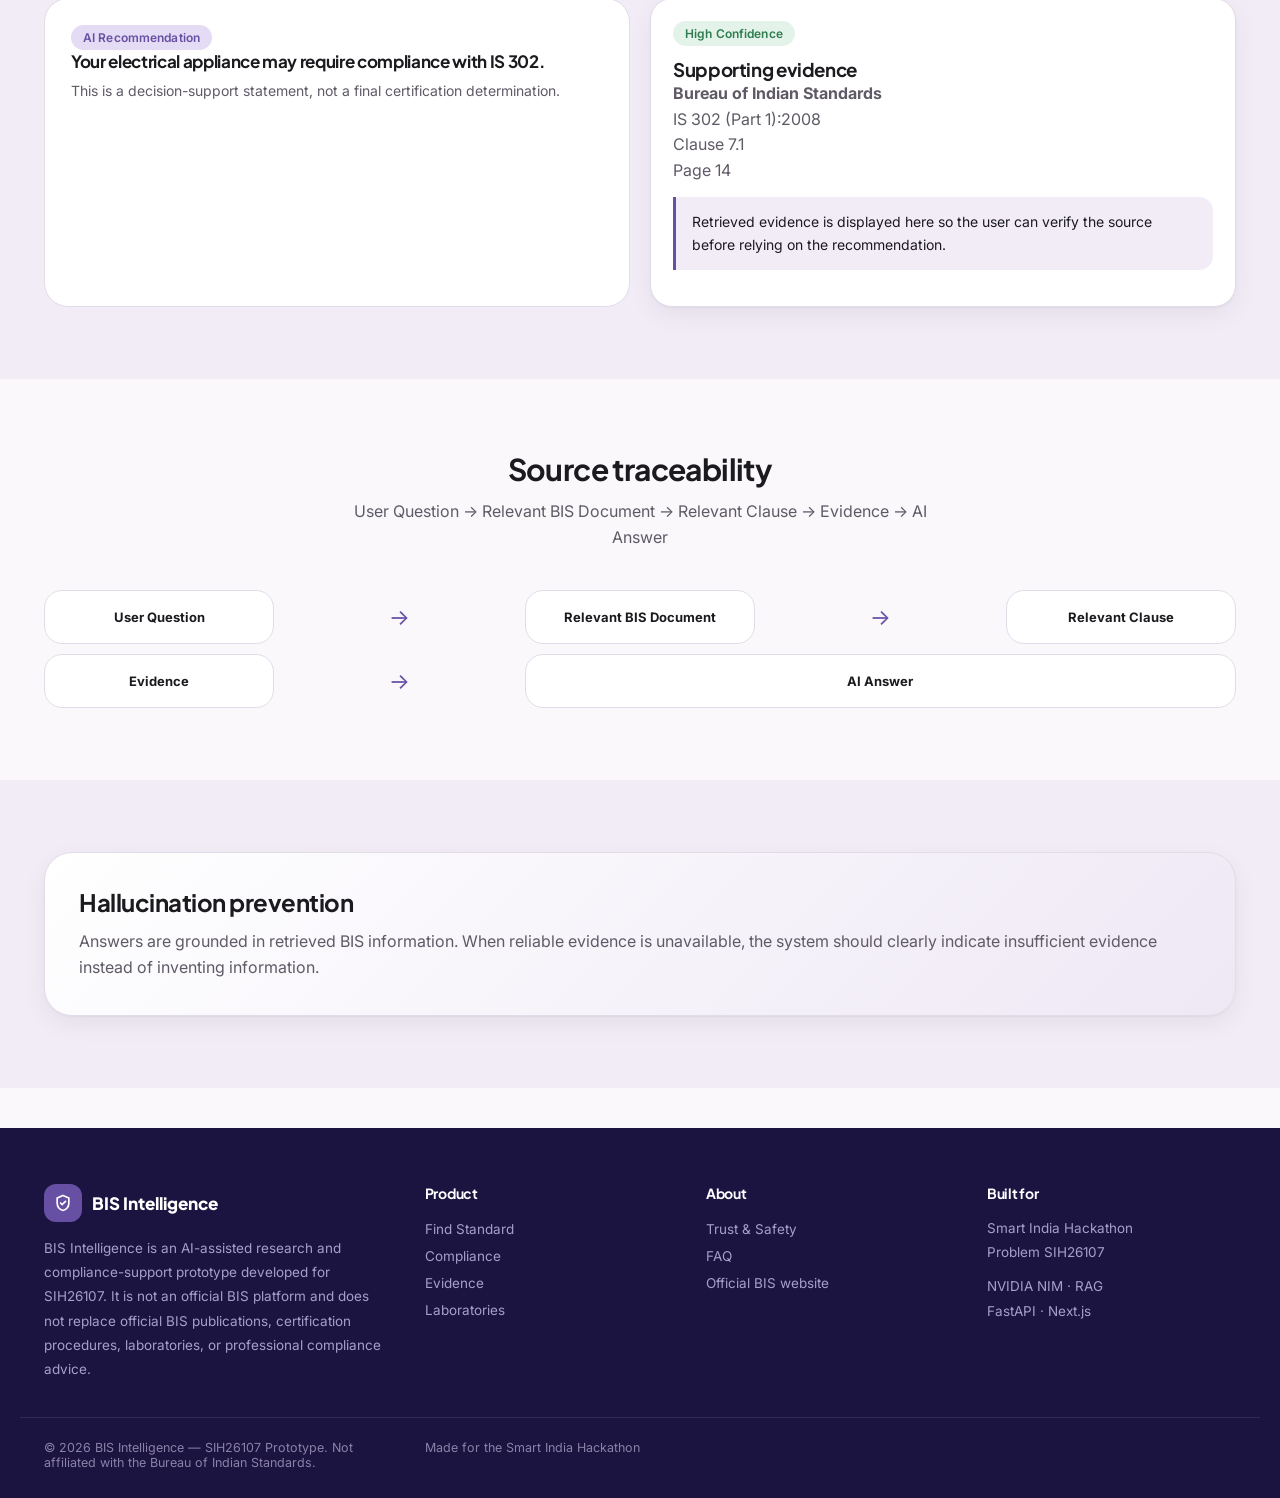
<file: website/evidence.html>
<!DOCTYPE html><html lang="en"><head><meta charset="UTF-8"><meta name="viewport" content="width=device-width, initial-scale=1.0"><title>BIS Intelligence — Evidence</title><meta name="description" content="Explore the official BIS sources, standards and documents supporting AI recommendations."><link rel="preconnect" href="https://fonts.googleapis.com"><link rel="preconnect" href="https://fonts.gstatic.com" crossorigin><link href="https://fonts.googleapis.com/css2?family=Plus+Jakarta+Sans:wght@400;500;600;700;800&family=Inter:wght@400;500;600&display=swap" rel="stylesheet"><link rel="stylesheet" href="css/style.css"></head><body><a class="skip-link" href="#main">Skip to content</a><header class="topnav"><div class="topnav-inner"><a href="index.html" class="brand"><div class="brand-mark"><svg width="22" height="22" viewBox="0 0 24 24" fill="none" aria-hidden="true"><path d="M12 3l7 3v6c0 5-3.5 8-7 9-3.5-1-7-4-7-9V6l7-3z" stroke="currentColor" stroke-width="2"/><path d="M9 12l2 2 4-4" stroke="currentColor" stroke-width="2" stroke-linecap="round"/></svg></div><div class="brand-text"><span class="brand-name">BIS Intelligence</span><span class="brand-sub">SIH26107 · Standards Navigator</span></div></a><nav class="nav-links" aria-label="Primary"><a href="index.html" class="nav-pill">Home</a><a href="find-standards.html" class="nav-pill">Find Standards</a><a href="compliance-assistant.html" class="nav-pill">Compliance Assistant</a><a href="evidence.html" class="nav-pill" aria-current="page">Evidence</a><a href="laboratories.html" class="nav-pill">Laboratories</a><a href="about.html" class="nav-pill">About</a><a href="faq.html" class="nav-pill">FAQ</a></nav><div class="nav-right"><select class="lang-select" aria-label="Language selector"><option value="en">English</option><option value="hi">हिन्दी</option></select><a href="compliance-assistant.html" class="btn btn-primary btn-sm">Try BIS Intelligence</a><button class="hamburger" id="hamburgerBtn" aria-label="Open menu" aria-expanded="false" aria-controls="mobileSheet"><svg width="22" height="22" viewBox="0 0 24 24" fill="none"><path d="M4 7h16M4 12h16M4 17h16" stroke="currentColor" stroke-width="2" stroke-linecap="round"/></svg></button></div></div><nav class="mobile-sheet" id="mobileSheet" aria-label="Mobile"><a href="index.html" class="nav-pill">Home</a><a href="find-standards.html" class="nav-pill">Find Standards</a><a href="compliance-assistant.html" class="nav-pill">Compliance Assistant</a><a href="evidence.html" class="nav-pill">Evidence</a><a href="laboratories.html" class="nav-pill">Laboratories</a><a href="about.html" class="nav-pill">About</a><a href="faq.html" class="nav-pill">FAQ</a><a href="compliance-assistant.html" class="btn btn-primary" style="margin-top:10px;justify-content:center;">Try BIS Intelligence</a></nav></header><main id="main"><section class="page-hero"><div class="wrap"><span class="eyebrow-pill"><span class="eyebrow-dot"></span> Source traceability</span><h1>Evidence Behind Every Answer</h1><p>Explore the official BIS sources, standards and documents supporting AI recommendations.</p><div class="page-search" style="margin-top:24px"><input id="evidenceSearch" placeholder="Search standards, clauses, documents or evidence…"><button class="btn btn-primary" type="button">Search Evidence</button></div></div></section><section class="section"><div class="wrap"><div class="section-head"><h2>Evidence library</h2><p>Prototype evidence records are clearly presented as examples; connect this view to your live evidence API for production data.</p></div><div class="evidence-layout"><article class="evidence-card evidence-card" data-search="electrical appliance IS 302"><div class="flex-between"><span class="std-number">IS 302 (Part 1):2008</span><span class="confidence "><i></i>High confidence</span></div><h3>Safety of Household and Similar Electrical Appliances</h3><p><b>Source document:</b> Bureau of Indian Standards</p><p><b>Relevant clause:</b> 7.1</p><p><b>Page:</b> 14</p><div class="quote">Example evidence record: appliance marking requirements should be checked against the current official document.</div><div class="result-meta"><span class="tag tag-neutral">Official BIS source</span><span class="tag tag-neutral">Prototype record</span></div><div class="page-actions"><button class="btn btn-secondary btn-sm" data-evidence="detail0">View Evidence</button><a class="btn btn-ghost btn-sm" href="find-standards.html?q=302 (Part 1):2008">View Standard</a></div></article><article class="evidence-card evidence-card" data-search="food packaging IS 9845"><div class="flex-between"><span class="std-number">IS 9845:1998</span><span class="confidence med"><i></i>Medium confidence</span></div><h3>Overall Migration of Plastics to Foodstuffs</h3><p><b>Source document:</b> Bureau of Indian Standards</p><p><b>Relevant clause:</b> Relevant test section</p><p><b>Page:</b> —</p><div class="quote">Example evidence record for food-contact material testing and migration assessment.</div><div class="result-meta"><span class="tag tag-neutral">Official BIS source</span><span class="tag tag-neutral">Prototype record</span></div><div class="page-actions"><button class="btn btn-secondary btn-sm" data-evidence="detail1">View Evidence</button><a class="btn btn-ghost btn-sm" href="find-standards.html?q=9845:1998">View Standard</a></div></article><article class="evidence-card evidence-card" data-search="drinking water IS 10500"><div class="flex-between"><span class="std-number">IS 10500:2012</span><span class="confidence low"><i></i>Low confidence</span></div><h3>Drinking Water — Specification</h3><p><b>Source document:</b> Bureau of Indian Standards</p><p><b>Relevant clause:</b> Water quality section</p><p><b>Page:</b> —</p><div class="quote">Example evidence record for drinking-water quality requirements.</div><div class="result-meta"><span class="tag tag-neutral">Official BIS source</span><span class="tag tag-neutral">Prototype record</span></div><div class="page-actions"><button class="btn btn-secondary btn-sm" data-evidence="detail2">View Evidence</button><a class="btn btn-ghost btn-sm" href="find-standards.html?q=10500:2012">View Standard</a></div></article></div><div id="evidenceEmpty" class="empty-state" hidden style="margin-top:18px"><h3>No supporting evidence found.</h3><p>Try another standard number, product keyword or clause.</p></div></div></section><section class="section section-alt"><div class="wrap"><div class="section-head center"><h2>AI answer + evidence</h2><p>Evidence is shown alongside the answer so users can inspect the reasoning trail.</p></div><div class="evidence-layout"><div class="card white"><span class="tag tag-primary">AI Recommendation</span><h3>Your electrical appliance may require compliance with IS 302.</h3><p>This is a decision-support statement, not a final certification determination.</p></div><div class="evidence-card"><span class="tag tag-hi">High Confidence</span><h3 style="margin-top:12px">Supporting evidence</h3><p><b>Bureau of Indian Standards</b><br>IS 302 (Part 1):2008<br>Clause 7.1<br>Page 14</p><div class="quote">Retrieved evidence is displayed here so the user can verify the source before relying on the recommendation.</div></div></div></div></section><section class="section"><div class="wrap"><div class="section-head center"><h2>Source traceability</h2><p>User Question → Relevant BIS Document → Relevant Clause → Evidence → AI Answer</p></div><div class="trace"><div class="node">User Question</div><div class="arrow">→</div><div class="node">Relevant BIS Document</div><div class="arrow">→</div><div class="node">Relevant Clause</div></div><div class="trace" style="margin-top:10px"><div class="node">Evidence</div><div class="arrow">→</div><div class="node" style="grid-column:3/6">AI Answer</div></div></div></section><section class="section section-alt"><div class="wrap"><div class="vision-card"><h2>Hallucination prevention</h2><p style="margin-top:12px">Answers are grounded in retrieved BIS information. When reliable evidence is unavailable, the system should clearly indicate insufficient evidence instead of inventing information.</p></div></div></section></main><div class="modal" id="evidenceModal"><div class="modal-dialog"><div class="flex-between"><h2>Evidence details</h2><button class="btn btn-ghost btn-sm" data-close-modal>Close</button></div><div id="modalBody" style="margin-top:18px"></div></div></div><div id="detail0" hidden><p><b>Source name:</b> Bureau of Indian Standards</p><p><b>Document:</b> Safety of Household and Similar Electrical Appliances</p><p><b>IS Number:</b> IS 302 (Part 1):2008</p><p><b>Clause:</b> 7.1</p><p><b>Page:</b> 14</p><div class="quote">Example evidence record: appliance marking requirements should be checked against the current official document.</div><p><b>Source URL:</b> Official BIS website / standards source</p><p><b>Retrieved date:</b> Prototype record</p></div><div id="detail1" hidden><p><b>Source name:</b> Bureau of Indian Standards</p><p><b>Document:</b> Overall Migration of Plastics to Foodstuffs</p><p><b>IS Number:</b> IS 9845:1998</p><p><b>Clause:</b> Relevant test section</p><p><b>Page:</b> —</p><div class="quote">Example evidence record for food-contact material testing and migration assessment.</div><p><b>Source URL:</b> Official BIS website / standards source</p><p><b>Retrieved date:</b> Prototype record</p></div><div id="detail2" hidden><p><b>Source name:</b> Bureau of Indian Standards</p><p><b>Document:</b> Drinking Water — Specification</p><p><b>IS Number:</b> IS 10500:2012</p><p><b>Clause:</b> Water quality section</p><p><b>Page:</b> —</p><div class="quote">Example evidence record for drinking-water quality requirements.</div><p><b>Source URL:</b> Official BIS website / standards source</p><p><b>Retrieved date:</b> Prototype record</p></div><footer class="footer"><div class="wrap"><div><div class="brand" style="margin-bottom:14px;"><div class="brand-mark"><svg width="20" height="20" viewBox="0 0 24 24" fill="none"><path d="M12 3l7 3v6c0 5-3.5 8-7 9-3.5-1-7-4-7-9V6l7-3z" stroke="currentColor" stroke-width="2"/><path d="M9 12l2 2 4-4" stroke="currentColor" stroke-width="2" stroke-linecap="round"/></svg></div><span class="brand-name" style="color:#fff;">BIS Intelligence</span></div><p class="footer-disclaimer">BIS Intelligence is an AI-assisted research and compliance-support prototype developed for SIH26107. It is not an official BIS platform and does not replace official BIS publications, certification procedures, laboratories, or professional compliance advice.</p></div><div><h4>Product</h4><a href="find-standards.html">Find Standard</a><a href="compliance-assistant.html">Compliance</a><a href="evidence.html">Evidence</a><a href="laboratories.html">Laboratories</a></div><div><h4>About</h4><a href="about.html">Trust &amp; Safety</a><a href="faq.html">FAQ</a><a href="https://www.bis.gov.in/" target="_blank" rel="noopener">Official BIS website</a></div><div><h4>Built for</h4><p>Smart India Hackathon<br/>Problem SIH26107</p><p style="margin-top:10px;">NVIDIA NIM · RAG<br/>FastAPI · Next.js</p></div></div><div class="wrap footer-bottom"><span>© 2026 BIS Intelligence — SIH26107 Prototype. Not affiliated with the Bureau of Indian Standards.</span><span>Made for the Smart India Hackathon</span></div></footer><script src="js/script.js"></script><script src="js/site-pages.js"></script><script src="js/i18n.js"></script>
</body></html>
</file>
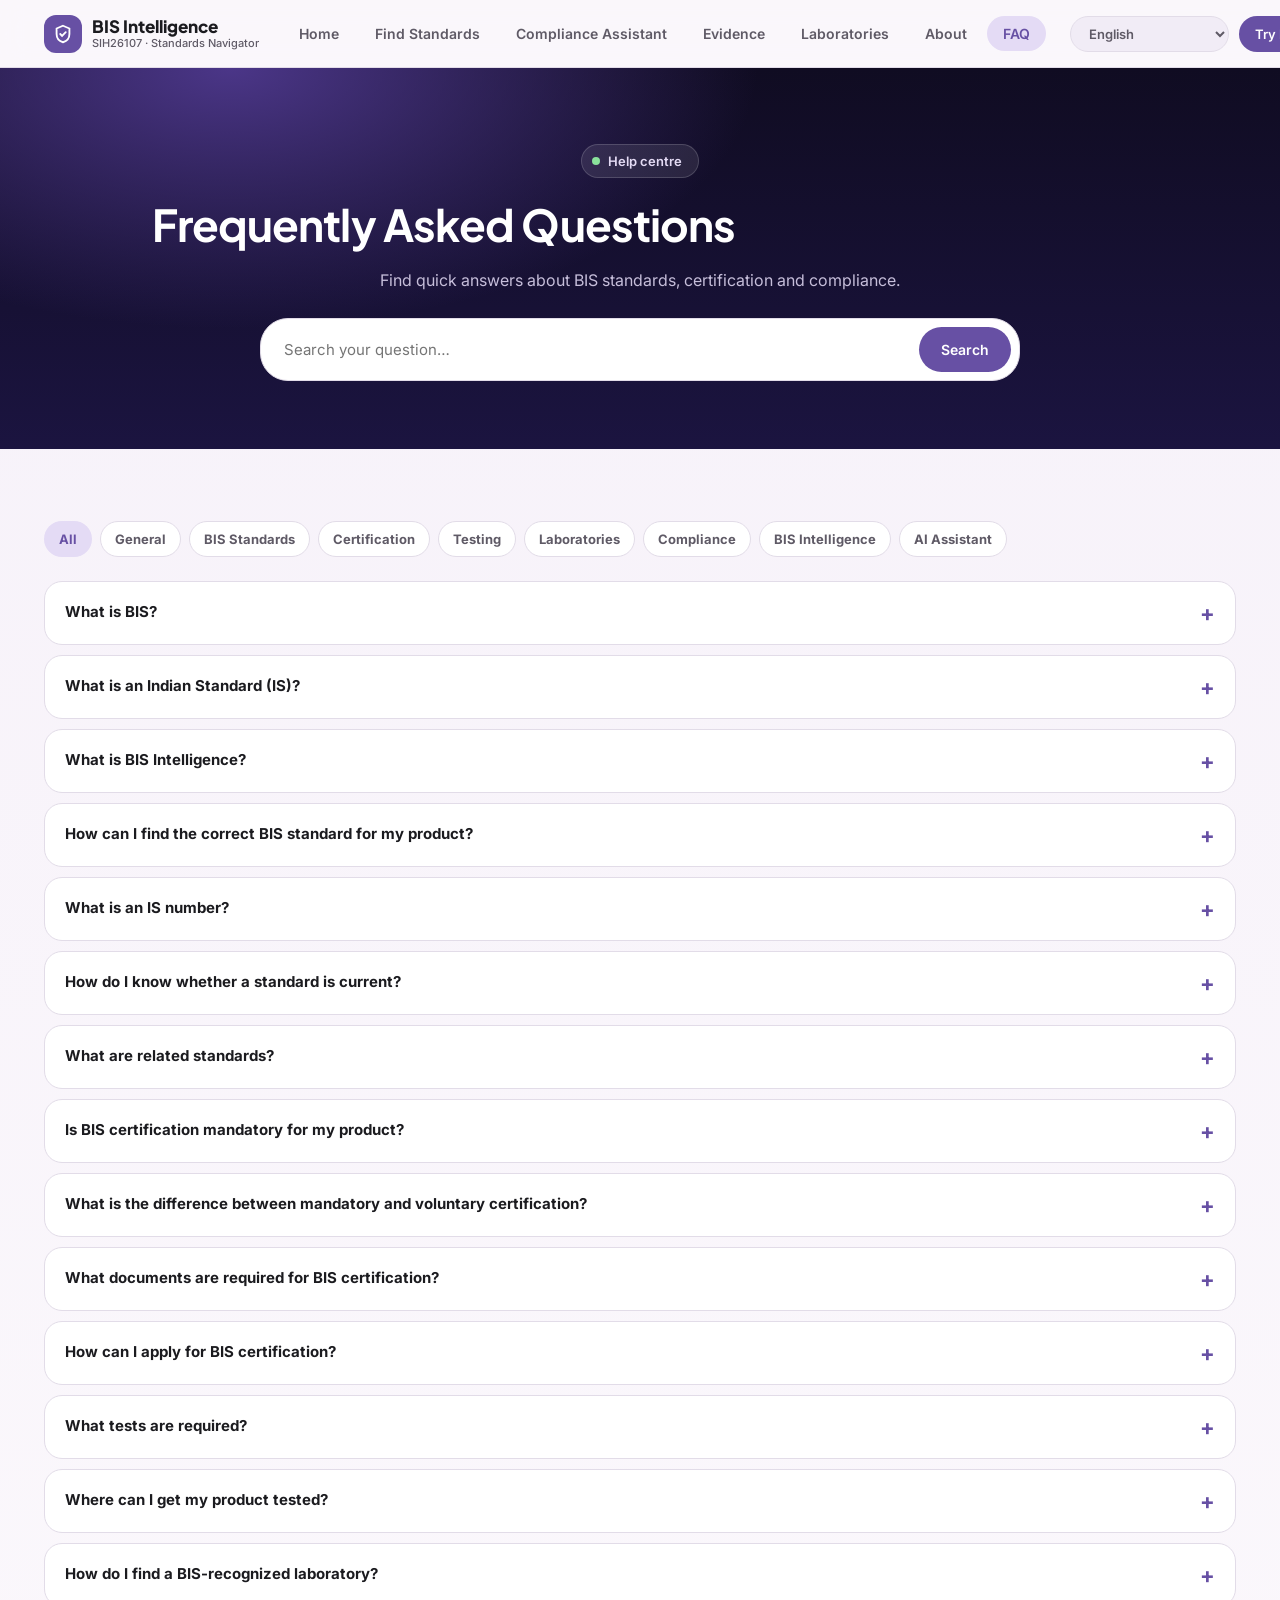
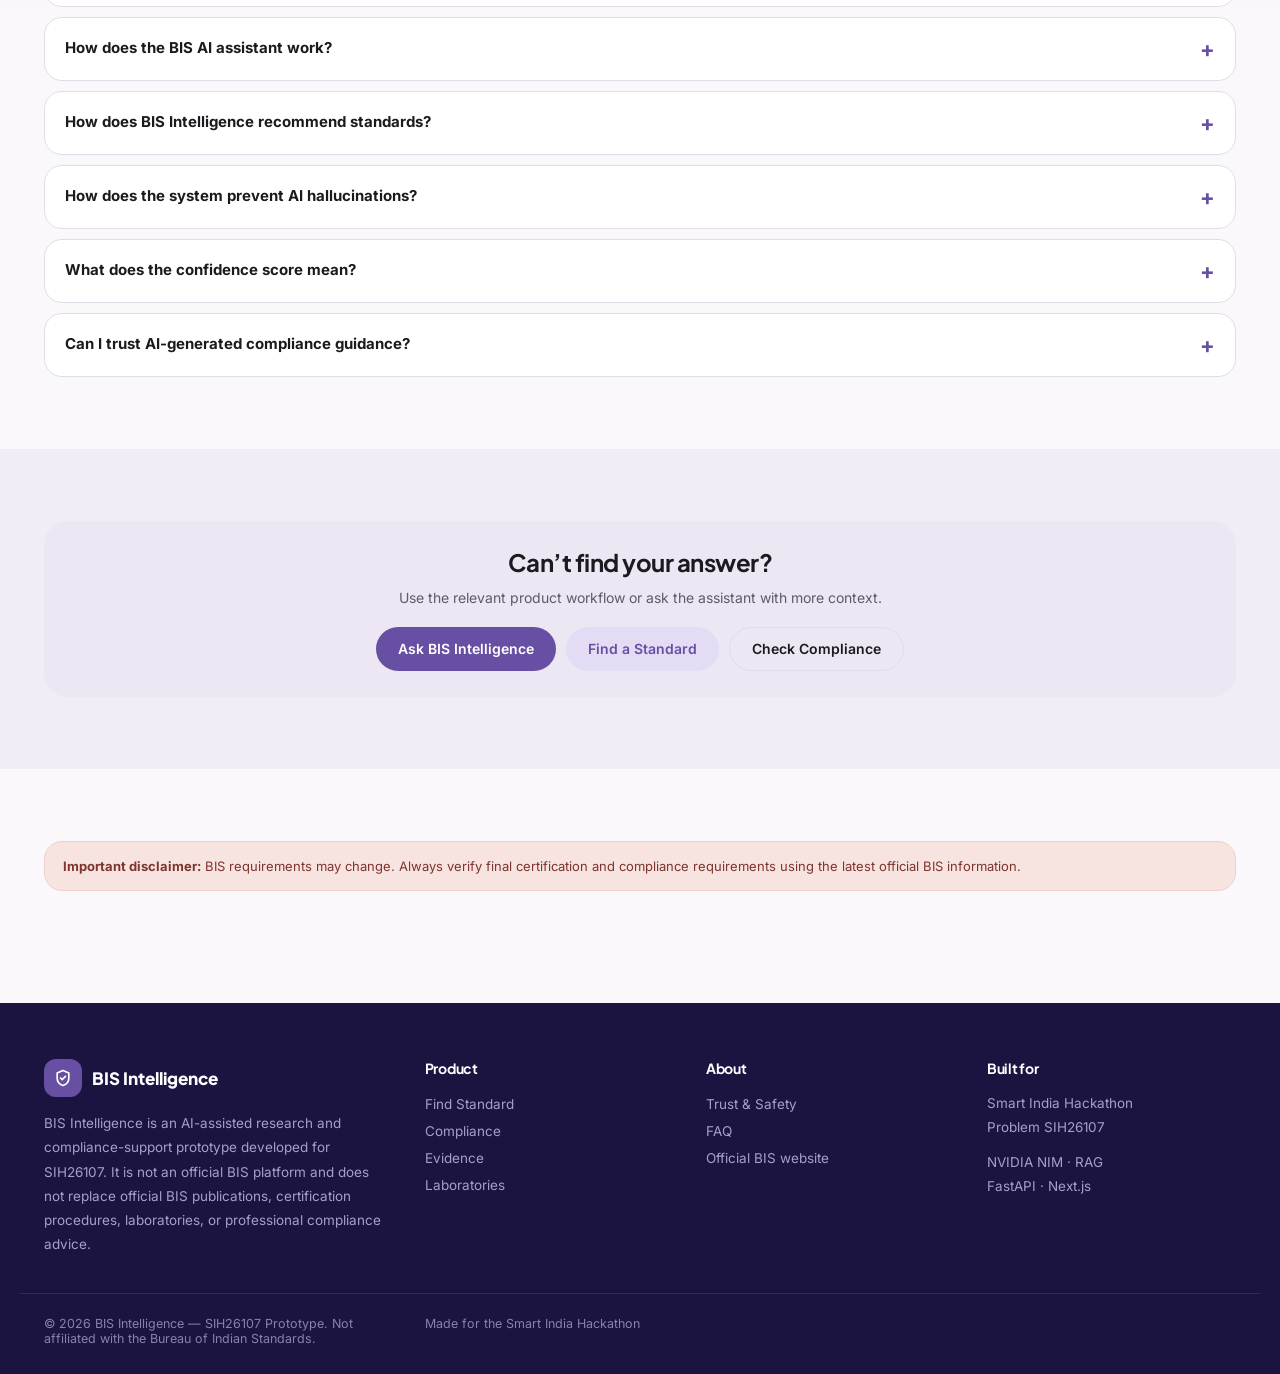
<file: website/faq.html>
<!DOCTYPE html><html lang="en"><head><meta charset="UTF-8"><meta name="viewport" content="width=device-width, initial-scale=1.0"><title>BIS Intelligence — FAQ</title><meta name="description" content="Frequently asked questions about BIS standards, certification, testing, laboratories and BIS Intelligence."><link rel="preconnect" href="https://fonts.googleapis.com"><link rel="preconnect" href="https://fonts.gstatic.com" crossorigin><link href="https://fonts.googleapis.com/css2?family=Plus+Jakarta+Sans:wght@400;500;600;700;800&family=Inter:wght@400;500;600&display=swap" rel="stylesheet"><link rel="stylesheet" href="css/style.css"></head><body><a class="skip-link" href="#main">Skip to content</a><header class="topnav"><div class="topnav-inner"><a href="index.html" class="brand"><div class="brand-mark"><svg width="22" height="22" viewBox="0 0 24 24" fill="none" aria-hidden="true"><path d="M12 3l7 3v6c0 5-3.5 8-7 9-3.5-1-7-4-7-9V6l7-3z" stroke="currentColor" stroke-width="2"/><path d="M9 12l2 2 4-4" stroke="currentColor" stroke-width="2" stroke-linecap="round"/></svg></div><div class="brand-text"><span class="brand-name">BIS Intelligence</span><span class="brand-sub">SIH26107 · Standards Navigator</span></div></a><nav class="nav-links" aria-label="Primary"><a href="index.html" class="nav-pill">Home</a><a href="find-standards.html" class="nav-pill">Find Standards</a><a href="compliance-assistant.html" class="nav-pill">Compliance Assistant</a><a href="evidence.html" class="nav-pill">Evidence</a><a href="laboratories.html" class="nav-pill">Laboratories</a><a href="about.html" class="nav-pill">About</a><a href="faq.html" class="nav-pill" aria-current="page">FAQ</a></nav><div class="nav-right"><select class="lang-select" aria-label="Language selector"><option value="en">English</option><option value="hi">हिन्दी</option></select><a href="compliance-assistant.html" class="btn btn-primary btn-sm">Try BIS Intelligence</a><button class="hamburger" id="hamburgerBtn" aria-label="Open menu" aria-expanded="false" aria-controls="mobileSheet"><svg width="22" height="22" viewBox="0 0 24 24" fill="none"><path d="M4 7h16M4 12h16M4 17h16" stroke="currentColor" stroke-width="2" stroke-linecap="round"/></svg></button></div></div><nav class="mobile-sheet" id="mobileSheet" aria-label="Mobile"><a href="index.html" class="nav-pill">Home</a><a href="find-standards.html" class="nav-pill">Find Standards</a><a href="compliance-assistant.html" class="nav-pill">Compliance Assistant</a><a href="evidence.html" class="nav-pill">Evidence</a><a href="laboratories.html" class="nav-pill">Laboratories</a><a href="about.html" class="nav-pill">About</a><a href="faq.html" class="nav-pill">FAQ</a><a href="compliance-assistant.html" class="btn btn-primary" style="margin-top:10px;justify-content:center;">Try BIS Intelligence</a></nav></header><main id="main"><section class="page-hero centered"><div class="wrap"><span class="eyebrow-pill"><span class="eyebrow-dot"></span> Help centre</span><h1>Frequently Asked Questions</h1><p>Find quick answers about BIS standards, certification and compliance.</p><div class="page-search" style="margin:24px auto 0;max-width:760px"><input id="faqSearch" placeholder="Search your question…"><button class="btn btn-primary" type="button">Search</button></div></div></section><section class="section"><div class="wrap"><div class="faq-categories" style="margin-bottom:24px"><button class="faq-category active" data-category="all">All</button><button class="faq-category" data-category="general">General</button><button class="faq-category" data-category="standards">BIS Standards</button><button class="faq-category" data-category="certification">Certification</button><button class="faq-category" data-category="testing">Testing</button><button class="faq-category" data-category="laboratories">Laboratories</button><button class="faq-category" data-category="compliance">Compliance</button><button class="faq-category" data-category="intelligence">BIS Intelligence</button><button class="faq-category" data-category="ai">AI Assistant</button></div><div class="faq-list"><article class="faq-item" data-category="general"><button class="faq-q" type="button" aria-expanded="false"><span>What is BIS?</span><span>+</span></button><div class="faq-a"><div><p>The Bureau of Indian Standards (BIS) is India’s national standards body. Verify current information through official BIS sources.</p></div></div></article><article class="faq-item" data-category="general"><button class="faq-q" type="button" aria-expanded="false"><span>What is an Indian Standard (IS)?</span><span>+</span></button><div class="faq-a"><div><p>An Indian Standard is a published standard identified by an IS number and title. Applicability depends on the product and scope.</p></div></div></article><article class="faq-item" data-category="general"><button class="faq-q" type="button" aria-expanded="false"><span>What is BIS Intelligence?</span><span>+</span></button><div class="faq-a"><div><p>BIS Intelligence is an independent AI-assisted standards and compliance-support prototype developed for SIH26107; it is not an official BIS platform.</p></div></div></article><article class="faq-item" data-category="standards"><button class="faq-q" type="button" aria-expanded="false"><span>How can I find the correct BIS standard for my product?</span><span>+</span></button><div class="faq-a"><div><p>Use the Find Standards page with a product description, IS number, category or keywords. Review the scope and supporting evidence before relying on a result.</p></div></div></article><article class="faq-item" data-category="standards"><button class="faq-q" type="button" aria-expanded="false"><span>What is an IS number?</span><span>+</span></button><div class="faq-a"><div><p>It is the identifier used to reference an Indian Standard, often including a part and publication year.</p></div></div></article><article class="faq-item" data-category="standards"><button class="faq-q" type="button" aria-expanded="false"><span>How do I know whether a standard is current?</span><span>+</span></button><div class="faq-a"><div><p>Check the latest official BIS publication or directory. The prototype can surface indexed status, but final verification should use current BIS information.</p></div></div></article><article class="faq-item" data-category="standards"><button class="faq-q" type="button" aria-expanded="false"><span>What are related standards?</span><span>+</span></button><div class="faq-a"><div><p>Related standards are other documents that may address connected materials, methods, components, testing or applications.</p></div></div></article><article class="faq-item" data-category="certification"><button class="faq-q" type="button" aria-expanded="false"><span>Is BIS certification mandatory for my product?</span><span>+</span></button><div class="faq-a"><div><p>It depends on the product and the applicable regulatory scheme. Do not assume mandatory status from an AI response alone; verify current official BIS requirements.</p></div></div></article><article class="faq-item" data-category="certification"><button class="faq-q" type="button" aria-expanded="false"><span>What is the difference between mandatory and voluntary certification?</span><span>+</span></button><div class="faq-a"><div><p>Mandatory certification is required where applicable regulation or scheme says so; voluntary certification is pursued without that mandatory requirement.</p></div></div></article><article class="faq-item" data-category="certification"><button class="faq-q" type="button" aria-expanded="false"><span>What documents are required for BIS certification?</span><span>+</span></button><div class="faq-a"><div><p>Requirements vary by product and scheme. Typical records can include application, manufacturing, test, quality and business documents.</p></div></div></article><article class="faq-item" data-category="certification"><button class="faq-q" type="button" aria-expanded="false"><span>How can I apply for BIS certification?</span><span>+</span></button><div class="faq-a"><div><p>Follow the current official BIS process for the applicable product and scheme, including application, testing and assessment steps where required.</p></div></div></article><article class="faq-item" data-category="testing"><button class="faq-q" type="button" aria-expanded="false"><span>What tests are required?</span><span>+</span></button><div class="faq-a"><div><p>Tests depend on the applicable standard, product construction and relevant test methods. The Compliance Assistant can help structure the investigation.</p></div></div></article><article class="faq-item" data-category="testing"><button class="faq-q" type="button" aria-expanded="false"><span>Where can I get my product tested?</span><span>+</span></button><div class="faq-a"><div><p>Use the Laboratories page to discover potential testing facilities, then verify current recognition and scope in the official BIS directory.</p></div></div></article><article class="faq-item" data-category="laboratories"><button class="faq-q" type="button" aria-expanded="false"><span>How do I find a BIS-recognized laboratory?</span><span>+</span></button><div class="faq-a"><div><p>Search by product, IS number, test type and location, then confirm the laboratory’s current recognition and scope with official BIS information.</p></div></div></article><article class="faq-item" data-category="ai"><button class="faq-q" type="button" aria-expanded="false"><span>How does the BIS AI assistant work?</span><span>+</span></button><div class="faq-a"><div><p>The intended flow is natural-language understanding followed by retrieval of relevant BIS document chunks and then a grounded explanation.</p></div></div></article><article class="faq-item" data-category="ai"><button class="faq-q" type="button" aria-expanded="false"><span>How does BIS Intelligence recommend standards?</span><span>+</span></button><div class="faq-a"><div><p>It combines product/query understanding with retrieval and similarity ranking to surface potentially relevant standards.</p></div></div></article><article class="faq-item" data-category="ai"><button class="faq-q" type="button" aria-expanded="false"><span>How does the system prevent AI hallucinations?</span><span>+</span></button><div class="faq-a"><div><p>The design instructs the model to answer only from retrieved evidence and to report insufficient authoritative evidence instead of inventing standards, clauses or requirements.</p></div></div></article><article class="faq-item" data-category="ai"><button class="faq-q" type="button" aria-expanded="false"><span>What does the confidence score mean?</span><span>+</span></button><div class="faq-a"><div><p>It communicates the strength of the available match/evidence. It is not a legal or certification guarantee.</p></div></div></article><article class="faq-item" data-category="intelligence"><button class="faq-q" type="button" aria-expanded="false"><span>Can I trust AI-generated compliance guidance?</span><span>+</span></button><div class="faq-a"><div><p>Use it as decision-support and research guidance. Always verify final requirements, applicability, certification status and current documents through official BIS sources.</p></div></div></article></div></div></section><section class="section section-alt"><div class="wrap"><div class="card" style="text-align:center"><h2>Can’t find your answer?</h2><p style="margin-top:10px">Use the relevant product workflow or ask the assistant with more context.</p><div class="page-actions" style="justify-content:center"><a class="btn btn-primary" href="compliance-assistant.html">Ask BIS Intelligence</a><a class="btn btn-secondary" href="find-standards.html">Find a Standard</a><a class="btn btn-ghost" href="compliance-assistant.html">Check Compliance</a></div></div></div></section><section class="section"><div class="wrap"><div class="warning"><b>Important disclaimer:</b> BIS requirements may change. Always verify final certification and compliance requirements using the latest official BIS information.</div></div></section></main><footer class="footer"><div class="wrap"><div><div class="brand" style="margin-bottom:14px;"><div class="brand-mark"><svg width="20" height="20" viewBox="0 0 24 24" fill="none"><path d="M12 3l7 3v6c0 5-3.5 8-7 9-3.5-1-7-4-7-9V6l7-3z" stroke="currentColor" stroke-width="2"/><path d="M9 12l2 2 4-4" stroke="currentColor" stroke-width="2" stroke-linecap="round"/></svg></div><span class="brand-name" style="color:#fff;">BIS Intelligence</span></div><p class="footer-disclaimer">BIS Intelligence is an AI-assisted research and compliance-support prototype developed for SIH26107. It is not an official BIS platform and does not replace official BIS publications, certification procedures, laboratories, or professional compliance advice.</p></div><div><h4>Product</h4><a href="find-standards.html">Find Standard</a><a href="compliance-assistant.html">Compliance</a><a href="evidence.html">Evidence</a><a href="laboratories.html">Laboratories</a></div><div><h4>About</h4><a href="about.html">Trust &amp; Safety</a><a href="faq.html">FAQ</a><a href="https://www.bis.gov.in/" target="_blank" rel="noopener">Official BIS website</a></div><div><h4>Built for</h4><p>Smart India Hackathon<br/>Problem SIH26107</p><p style="margin-top:10px;">NVIDIA NIM · RAG<br/>FastAPI · Next.js</p></div></div><div class="wrap footer-bottom"><span>© 2026 BIS Intelligence — SIH26107 Prototype. Not affiliated with the Bureau of Indian Standards.</span><span>Made for the Smart India Hackathon</span></div></footer><script src="js/script.js"></script><script src="js/site-pages.js"></script><script src="js/i18n.js"></script>
</body></html>
</file>
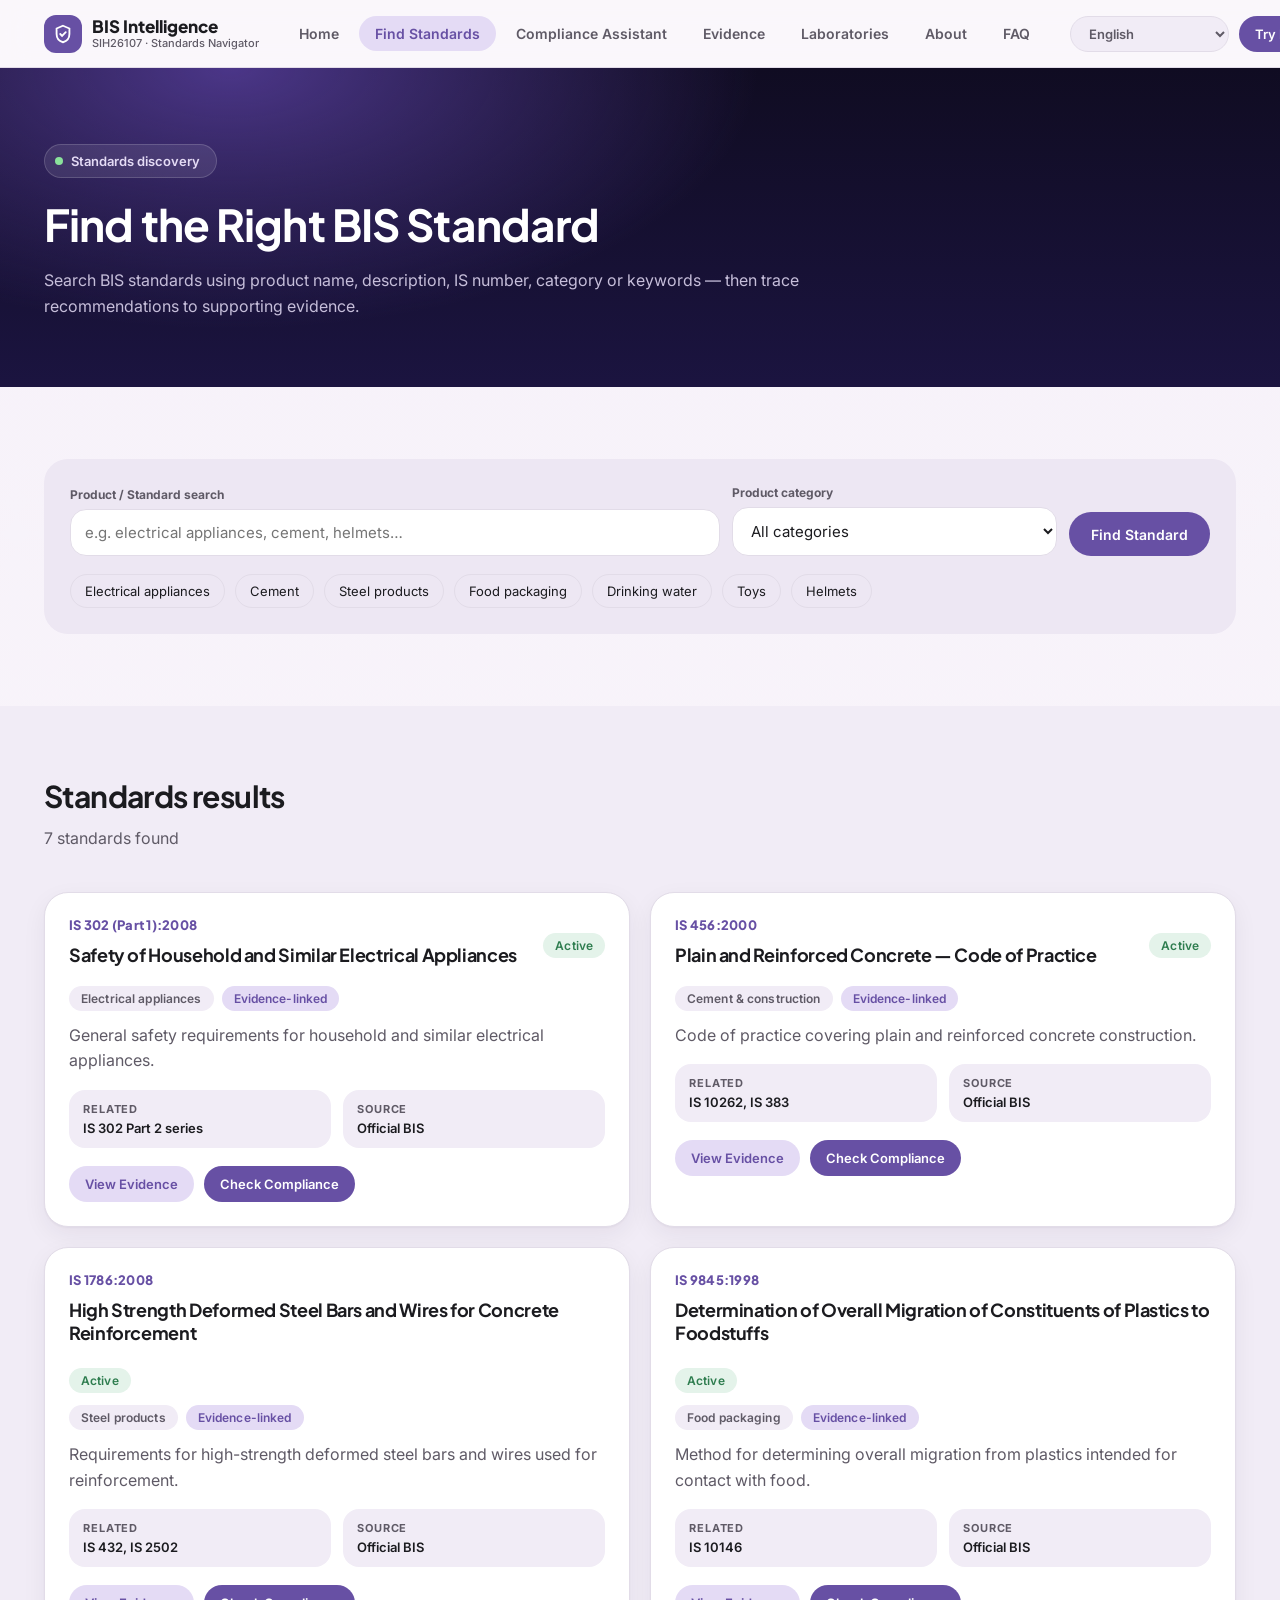
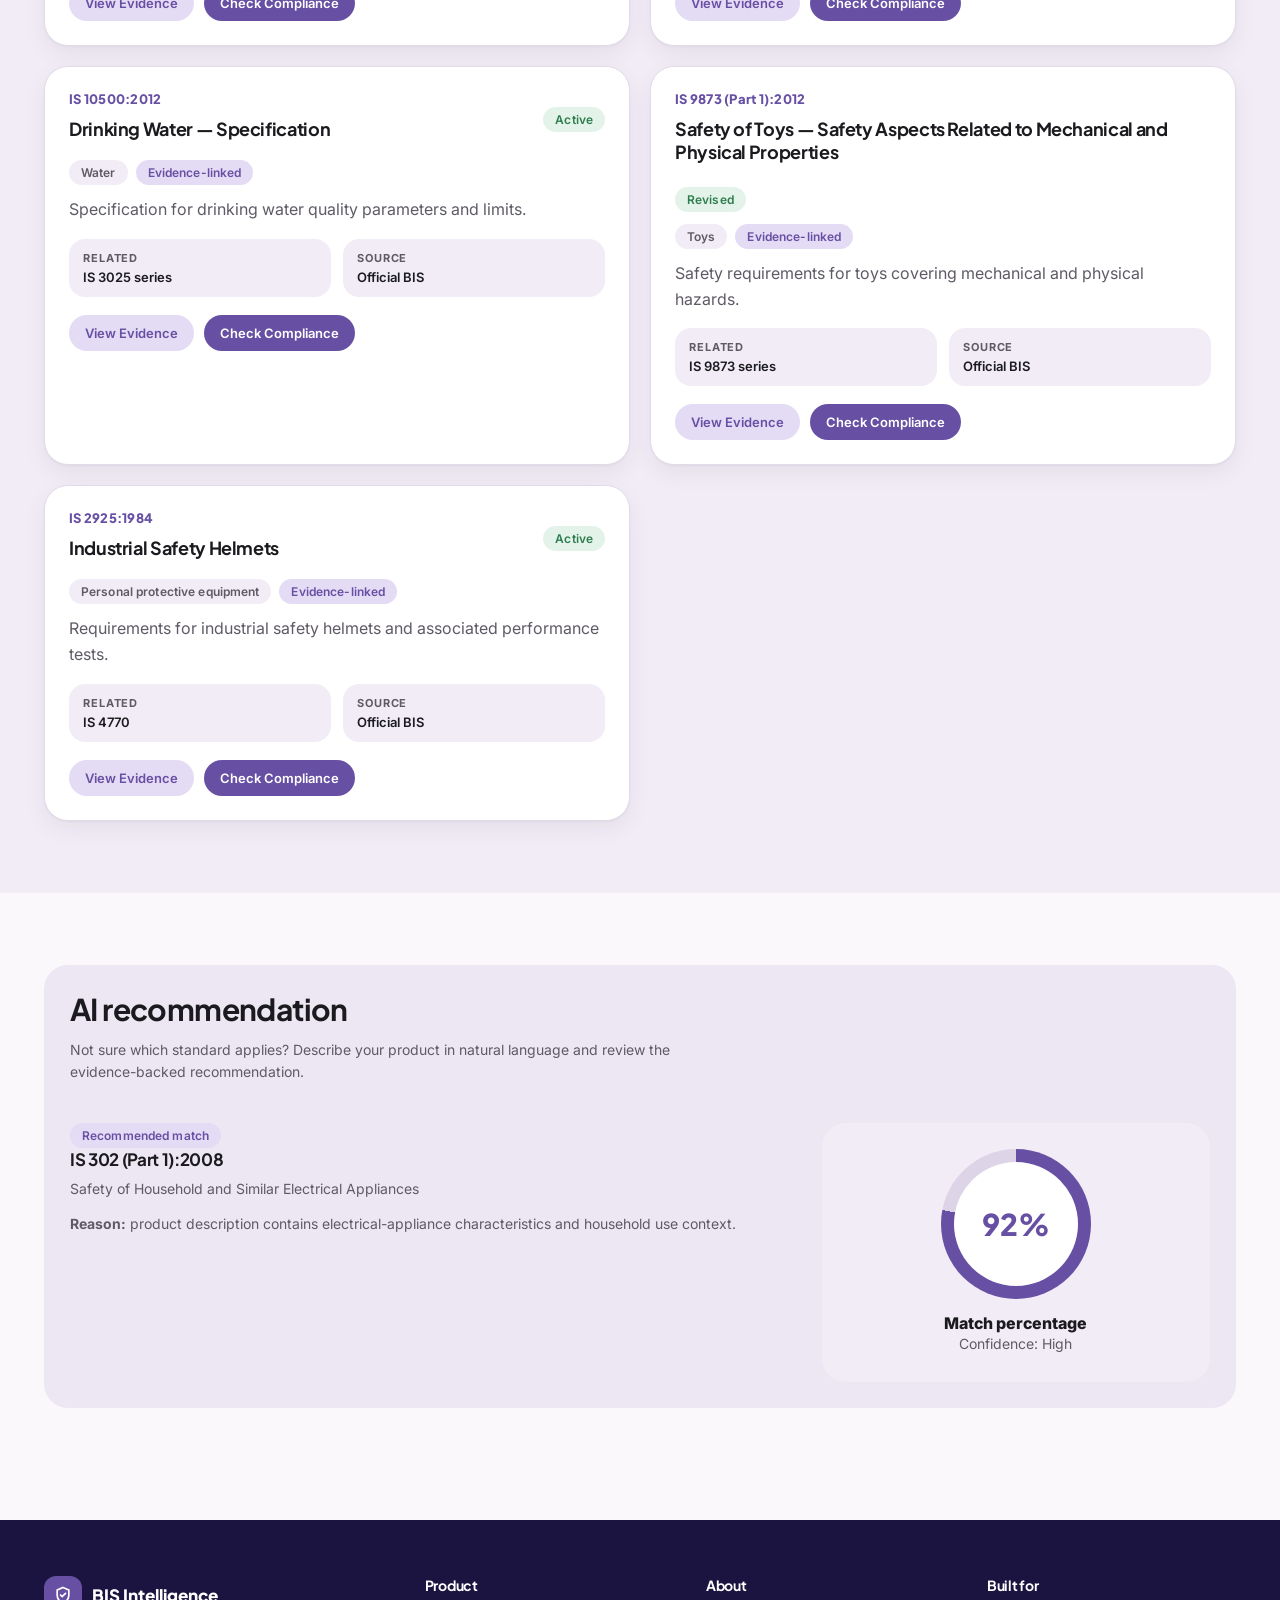
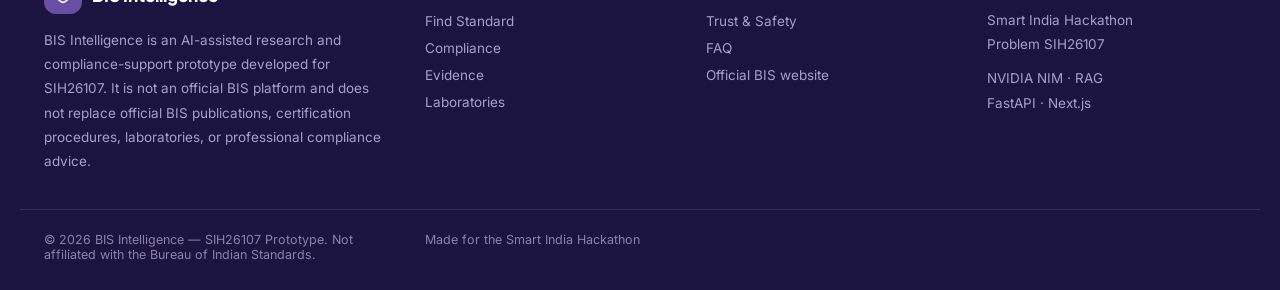
<file: website/find-standards.html>
<!DOCTYPE html><html lang="en"><head><meta charset="UTF-8"><meta name="viewport" content="width=device-width, initial-scale=1.0"><title>BIS Intelligence — Find Standards</title><meta name="description" content="Discover the correct Indian Standard for your product."><link rel="preconnect" href="https://fonts.googleapis.com"><link rel="preconnect" href="https://fonts.gstatic.com" crossorigin><link href="https://fonts.googleapis.com/css2?family=Plus+Jakarta+Sans:wght@400;500;600;700;800&family=Inter:wght@400;500;600&display=swap" rel="stylesheet"><link rel="stylesheet" href="css/style.css"></head><body><a class="skip-link" href="#main">Skip to content</a><header class="topnav"><div class="topnav-inner"><a href="index.html" class="brand"><div class="brand-mark"><svg width="22" height="22" viewBox="0 0 24 24" fill="none" aria-hidden="true"><path d="M12 3l7 3v6c0 5-3.5 8-7 9-3.5-1-7-4-7-9V6l7-3z" stroke="currentColor" stroke-width="2"/><path d="M9 12l2 2 4-4" stroke="currentColor" stroke-width="2" stroke-linecap="round"/></svg></div><div class="brand-text"><span class="brand-name">BIS Intelligence</span><span class="brand-sub">SIH26107 · Standards Navigator</span></div></a><nav class="nav-links" aria-label="Primary"><a href="index.html" class="nav-pill">Home</a><a href="find-standards.html" class="nav-pill" aria-current="page">Find Standards</a><a href="compliance-assistant.html" class="nav-pill">Compliance Assistant</a><a href="evidence.html" class="nav-pill">Evidence</a><a href="laboratories.html" class="nav-pill">Laboratories</a><a href="about.html" class="nav-pill">About</a><a href="faq.html" class="nav-pill">FAQ</a></nav><div class="nav-right"><select class="lang-select" aria-label="Language selector"><option value="en">English</option><option value="hi">हिन्दी</option></select><a href="compliance-assistant.html" class="btn btn-primary btn-sm">Try BIS Intelligence</a><button class="hamburger" id="hamburgerBtn" aria-label="Open menu" aria-expanded="false" aria-controls="mobileSheet"><svg width="22" height="22" viewBox="0 0 24 24" fill="none"><path d="M4 7h16M4 12h16M4 17h16" stroke="currentColor" stroke-width="2" stroke-linecap="round"/></svg></button></div></div><nav class="mobile-sheet" id="mobileSheet" aria-label="Mobile"><a href="index.html" class="nav-pill">Home</a><a href="find-standards.html" class="nav-pill">Find Standards</a><a href="compliance-assistant.html" class="nav-pill">Compliance Assistant</a><a href="evidence.html" class="nav-pill">Evidence</a><a href="laboratories.html" class="nav-pill">Laboratories</a><a href="about.html" class="nav-pill">About</a><a href="faq.html" class="nav-pill">FAQ</a><a href="compliance-assistant.html" class="btn btn-primary" style="margin-top:10px;justify-content:center;">Try BIS Intelligence</a></nav></header><main id="main"><section class="page-hero"><div class="wrap"><span class="eyebrow-pill"><span class="eyebrow-dot"></span> Standards discovery</span><h1>Find the Right BIS Standard</h1><p>Search BIS standards using product name, description, IS number, category or keywords — then trace recommendations to supporting evidence.</p></div></section><section class="section"><div class="wrap"><div class="card"><form id="standardsSearchForm" class="filter-panel"><div class="field"><label for="standardsSearch">Product / Standard search</label><input id="standardsSearch" placeholder="e.g. electrical appliances, cement, helmets…"></div><div class="field"><label for="standardsCategory">Product category</label><select id="standardsCategory"><option value="">All categories</option><option>Electrical appliances</option><option>Cement & construction</option><option>Steel products</option><option>Food packaging</option><option>Water</option><option>Toys</option><option>Personal protective equipment</option></select></div><button class="btn btn-primary" type="submit">Find Standard</button></form><div class="example-grid" style="margin-top:18px"><button class="example-chip" data-standard-query="Electrical appliances">Electrical appliances</button><button class="example-chip" data-standard-query="Cement">Cement</button><button class="example-chip" data-standard-query="Steel products">Steel products</button><button class="example-chip" data-standard-query="Food packaging">Food packaging</button><button class="example-chip" data-standard-query="Drinking water">Drinking water</button><button class="example-chip" data-standard-query="Toys">Toys</button><button class="example-chip" data-standard-query="Helmets">Helmets</button></div></div></div></section><section class="section section-alt"><div class="wrap"><div class="section-head"><h2>Standards results</h2><p id="standardsCount"></p></div><div id="standardsResults" class="grid grid-2"></div><div id="standardsEmpty" class="empty-state" hidden><h3>We couldn't find an exact match.</h3><p>Try a broader product description or use the Compliance Assistant for natural-language guidance.</p><div class="page-actions" style="justify-content:center"><a class="btn btn-secondary" href="compliance-assistant.html">Ask Compliance Assistant</a></div></div></div></section><section class="section"><div class="wrap"><div class="card"><div class="section-head"><h2>AI recommendation</h2><p>Not sure which standard applies? Describe your product in natural language and review the evidence-backed recommendation.</p></div><div class="analysis-grid"><div><span class="tag tag-primary">Recommended match</span><h3>IS 302 (Part 1):2008</h3><p>Safety of Household and Similar Electrical Appliances</p><p style="margin-top:12px"><b>Reason:</b> product description contains electrical-appliance characteristics and household use context.</p></div><div class="score-panel"><div class="score-ring"><span>92%</span></div><div class="score-caption">Match percentage</div><p>Confidence: High</p></div></div></div></div></section></main><footer class="footer"><div class="wrap"><div><div class="brand" style="margin-bottom:14px;"><div class="brand-mark"><svg width="20" height="20" viewBox="0 0 24 24" fill="none"><path d="M12 3l7 3v6c0 5-3.5 8-7 9-3.5-1-7-4-7-9V6l7-3z" stroke="currentColor" stroke-width="2"/><path d="M9 12l2 2 4-4" stroke="currentColor" stroke-width="2" stroke-linecap="round"/></svg></div><span class="brand-name" style="color:#fff;">BIS Intelligence</span></div><p class="footer-disclaimer">BIS Intelligence is an AI-assisted research and compliance-support prototype developed for SIH26107. It is not an official BIS platform and does not replace official BIS publications, certification procedures, laboratories, or professional compliance advice.</p></div><div><h4>Product</h4><a href="find-standards.html">Find Standard</a><a href="compliance-assistant.html">Compliance</a><a href="evidence.html">Evidence</a><a href="laboratories.html">Laboratories</a></div><div><h4>About</h4><a href="about.html">Trust &amp; Safety</a><a href="faq.html">FAQ</a><a href="https://www.bis.gov.in/" target="_blank" rel="noopener">Official BIS website</a></div><div><h4>Built for</h4><p>Smart India Hackathon<br/>Problem SIH26107</p><p style="margin-top:10px;">NVIDIA NIM · RAG<br/>FastAPI · Next.js</p></div></div><div class="wrap footer-bottom"><span>© 2026 BIS Intelligence — SIH26107 Prototype. Not affiliated with the Bureau of Indian Standards.</span><span>Made for the Smart India Hackathon</span></div></footer><script src="js/script.js"></script><script src="js/site-pages.js"></script><script src="js/i18n.js"></script>
</body></html>
</file>
<file: website/css/style.css>
/* ==========================================================
   BIS Intelligence — Shared Stylesheet
   Derived from design.md (Material You tokens) applied with a
   more restrained, evidence/compliance-grade treatment per
   business.md. Reused across every page of the site.
   ========================================================== */

/* ---------- Tokens ---------- */
:root{
  --primary:#6750A4;
  --primary-hover:#5A4593;
  --primary-press:#4d3a7d;
  --accent:#B9463D;
  --accent-hover:#a03c34;

  --bg-0:#F6F1F9;
  --bg-1:#FBF8FC;
  --surface:#EDE7F3;
  --surface-alt:#F1ECF6;
  --surface-on-primary:#E4DBF5;

  --text-primary:#1B1B1F;
  --text-secondary:#5F5A66;
  --text-on-primary:#FFFFFF;
  --border:#E2DCE8;

  --hi:#2E7D4F;   --hi-bg:#E4F3EA;
  --med:#9A6A16;  --med-bg:#F6EBD6;
  --lo:#B9463D;   --lo-bg:#F7E3E0;

  --navy-0:#100C22;
  --navy-1:#1B1440;
  --navy-glow:#4B3688;

  --radius-card:24px;
  --radius-lg:28px;
  --radius-sm:16px;
  --pill:999px;

  --shadow-soft:0 1px 2px rgba(27,20,49,0.04), 0 8px 24px rgba(27,20,49,0.06);
  --shadow-lift:0 4px 10px rgba(27,20,49,0.08), 0 16px 32px rgba(27,20,49,0.10);

  --ease:cubic-bezier(.4,0,.2,1);
  --nav-height:68px;
}

/* ---------- Reset ---------- */
*{box-sizing:border-box;}
html{scroll-behavior:smooth;scroll-padding-top:calc(var(--nav-height) + 12px);}
body{
  margin:0;
  font-family:'Inter',sans-serif;
  color:var(--text-primary);
  background:linear-gradient(180deg,var(--bg-0) 0%, var(--bg-1) 60%);
  min-height:100vh;
  -webkit-font-smoothing:antialiased;
}
h1,h2,h3,h4,.display{font-family:'Plus Jakarta Sans',sans-serif;letter-spacing:-0.02em;margin:0;color:var(--text-primary);}
p{margin:0;color:var(--text-secondary);line-height:1.6;}
a{color:inherit;text-decoration:none;}
button{font-family:inherit;cursor:pointer;border:none;background:none;color:inherit;}
input,textarea,select{font-family:inherit;font-size:15px;color:var(--text-primary);}
ul{margin:0;padding:0;list-style:none;}
img{max-width:100%;display:block;}
::selection{background:var(--surface-on-primary);}
:focus-visible{outline:2px solid var(--primary);outline-offset:2px;border-radius:8px;}
@media (prefers-reduced-motion: reduce){
  html{scroll-behavior:auto;}
  *{animation-duration:0.01ms !important;transition-duration:0.01ms !important;}
}

.wrap{max-width:1240px;margin:0 auto;padding:0 24px;}
@media (max-width:640px){.wrap{padding:0 18px;}}
.sr-only{position:absolute;width:1px;height:1px;padding:0;margin:-1px;overflow:hidden;clip:rect(0,0,0,0);white-space:nowrap;border:0;}
.skip-link{position:absolute;left:12px;top:-48px;background:var(--primary);color:#fff;padding:10px 16px;border-radius:var(--radius-sm);z-index:200;transition:top .18s var(--ease);}
.skip-link:focus{top:12px;}

/* ---------- Buttons ---------- */
.btn{display:inline-flex;align-items:center;gap:8px;justify-content:center;border-radius:var(--pill);font-weight:600;font-size:14px;padding:12px 22px;transition:background .18s var(--ease), transform .18s var(--ease), box-shadow .18s var(--ease);min-height:44px;}
.btn:active{transform:scale(0.97);}
.btn-primary{background:var(--primary);color:var(--text-on-primary);}
.btn-primary:hover{background:var(--primary-hover);}
.btn-secondary{background:var(--surface-on-primary);color:var(--primary);}
.btn-secondary:hover{background:#d9cbf2;}
.btn-ghost{background:transparent;color:var(--text-primary);border:1px solid var(--border);}
.btn-ghost:hover{background:var(--surface-alt);}
.btn-accent{background:var(--accent);color:#fff;}
.btn-accent:hover{background:var(--accent-hover);}
.btn-sm{padding:8px 16px;font-size:13px;min-height:36px;}

/* ---------- Sticky Navbar ---------- */
.topnav{position:sticky;top:0;z-index:100;height:var(--nav-height);background:rgba(251,248,252,0.86);backdrop-filter:blur(14px);border-bottom:1px solid var(--border);transition:box-shadow .2s var(--ease);}
.topnav.scrolled{box-shadow:0 4px 16px rgba(27,20,49,0.08);}
.topnav-inner{max-width:1240px;height:100%;margin:0 auto;padding:0 24px;display:flex;align-items:center;gap:24px;}
.brand{display:flex;align-items:center;gap:10px;flex-shrink:0;}
.brand-mark{width:38px;height:38px;border-radius:12px;background:var(--primary);display:flex;align-items:center;justify-content:center;flex-shrink:0;color:#fff;}
.brand-text{display:flex;flex-direction:column;line-height:1.15;}
.brand-name{font-family:'Plus Jakarta Sans',sans-serif;font-weight:800;font-size:17px;}
.brand-sub{font-size:11px;color:var(--text-secondary);font-weight:500;}
.nav-links{display:flex;gap:4px;flex:1;}
.nav-pill{padding:9px 16px;border-radius:var(--pill);font-size:14px;font-weight:600;color:var(--text-secondary);transition:background .18s var(--ease), color .18s var(--ease);white-space:nowrap;}
.nav-pill:hover{background:var(--surface-alt);color:var(--text-primary);}
.nav-pill[aria-current="page"]{background:var(--surface-on-primary);color:var(--primary);}
.nav-right{display:flex;align-items:center;gap:10px;flex-shrink:0;}
.lang-select{border:1px solid var(--border);background:var(--surface-alt);border-radius:var(--pill);padding:8px 14px;font-size:13px;font-weight:600;color:var(--text-secondary);}
.hamburger{display:none;width:44px;height:44px;align-items:center;justify-content:center;border-radius:var(--pill);flex-shrink:0;}
.hamburger:hover{background:var(--surface-alt);}
.mobile-sheet{display:none;flex-direction:column;gap:4px;padding:10px 18px 18px;border-bottom:1px solid var(--border);background:var(--bg-1);}
.mobile-sheet.open{display:flex;}
.mobile-sheet .nav-pill{text-align:left;}
@media (max-width:900px){
  .nav-links{display:none;}
  .lang-select{display:none;}
  .hamburger{display:flex;}
}

/* ---------- Hero ---------- */
.hero{
  background:radial-gradient(ellipse 900px 500px at 20% -10%, var(--navy-glow) 0%, transparent 60%),
             radial-gradient(ellipse 700px 500px at 90% 10%, #6750A4 0%, transparent 55%),
             linear-gradient(180deg,var(--navy-0), var(--navy-1));
  color:#fff;padding:88px 0 96px;position:relative;overflow:hidden;
}
.hero-inner{max-width:1180px;margin:0 auto;display:grid;grid-template-columns:1.05fr 0.95fr;gap:48px;align-items:center;position:relative;z-index:1;}
.hero-copy{max-width:560px;}
.eyebrow-pill{display:inline-flex;align-items:center;gap:8px;background:rgba(255,255,255,0.09);border:1px solid rgba(255,255,255,0.16);padding:8px 16px 8px 10px;border-radius:var(--pill);font-size:13px;font-weight:600;color:#E4DBF5;margin-bottom:24px;}
.eyebrow-dot{width:8px;height:8px;border-radius:50%;background:#8AE29B;flex-shrink:0;}
.hero h1{font-size:46px;font-weight:800;line-height:1.1;color:#fff;}
.hero p.lead{font-size:17px;color:#C6BEDA;max-width:520px;margin:20px 0 0;line-height:1.65;}
.hero-ctas{display:flex;gap:12px;flex-wrap:wrap;margin-top:30px;}
@media (max-width:900px){
  .hero-inner{grid-template-columns:1fr;}
  .hero-copy{max-width:none;}
}
@media (max-width:640px){.hero h1{font-size:32px;}.hero{padding:52px 0 64px;}}

.search-shell{margin:32px 0 0;max-width:560px;background:rgba(255,255,255,0.06);border:1px solid rgba(255,255,255,0.14);border-radius:var(--radius-lg);padding:8px;display:flex;gap:8px;backdrop-filter:blur(6px);}
.search-shell input{flex:1;background:transparent;border:none;color:#fff;padding:14px 18px;font-size:15px;min-width:0;}
.search-shell input::placeholder{color:#9C93B5;}
.search-shell .btn{flex-shrink:0;}
@media (max-width:560px){.search-shell{flex-direction:column;}.search-shell input{padding:12px 14px;}}

.example-row{display:flex;gap:10px;flex-wrap:wrap;margin-top:16px;}
.example-chip{font-size:13px;color:#B7ADD0;background:rgba(255,255,255,0.05);border:1px solid rgba(255,255,255,0.12);padding:8px 14px;border-radius:var(--pill);transition:background .18s var(--ease);}
.example-chip:hover{background:rgba(255,255,255,0.11);color:#fff;}

.hero-visual{position:relative;}
.hero-evidence-card{position:relative;background:rgba(255,255,255,0.97);border-radius:var(--radius-card);padding:22px 24px;box-shadow:var(--shadow-lift);z-index:1;}
.hero-evidence-card .tag-row{display:flex;align-items:center;justify-content:space-between;margin-bottom:12px;gap:10px;flex-wrap:wrap;}

/* ---------- Sections ---------- */
.section{padding:72px 0;}
.section-tight{padding:48px 0;}
.section-head{max-width:620px;margin:0 0 40px;}
.section-head.center{margin:0 auto 40px;text-align:center;}
.section-head h2{font-size:30px;font-weight:700;line-height:1.2;}
.section-head p{margin-top:12px;font-size:16px;}
.section-alt{background:var(--surface-alt);}

/* ---------- Grid / Cards ---------- */
.grid{display:grid;gap:20px;}
.grid-3{grid-template-columns:repeat(3,1fr);}
.grid-2{grid-template-columns:repeat(2,1fr);}
.grid-4{grid-template-columns:repeat(4,1fr);}
@media (max-width:900px){.grid-3,.grid-4{grid-template-columns:repeat(2,1fr);}}
@media (max-width:640px){.grid-2,.grid-3,.grid-4{grid-template-columns:1fr;}}

.card{background:var(--surface);border-radius:var(--radius-card);padding:26px;transition:transform .2s var(--ease), box-shadow .2s var(--ease);}
.card.hoverable:hover{transform:translateY(-3px);box-shadow:var(--shadow-lift);}
.card.white{background:#fff;border:1px solid var(--border);}
.icon-badge{width:44px;height:44px;border-radius:14px;background:var(--surface-on-primary);display:flex;align-items:center;justify-content:center;color:var(--primary);margin-bottom:16px;flex-shrink:0;}
.icon-badge.accent{background:#F5DEDB;color:var(--accent);}
.card h3{font-size:17px;font-weight:700;margin-bottom:8px;}
.card p{font-size:14px;}

.tag{display:inline-flex;align-items:center;gap:6px;font-size:12px;font-weight:600;padding:5px 12px;border-radius:var(--pill);letter-spacing:0.01em;}
.tag-primary{background:var(--surface-on-primary);color:var(--primary);}
.tag-hi{background:var(--hi-bg);color:var(--hi);}
.tag-med{background:var(--med-bg);color:var(--med);}
.tag-lo{background:var(--lo-bg);color:var(--lo);}
.tag-neutral{background:var(--surface-alt);color:var(--text-secondary);}

.step-row{display:flex;gap:18px;align-items:flex-start;padding:20px 0;border-top:1px solid var(--border);}
.step-row:first-child{border-top:none;}
.step-num{width:34px;height:34px;border-radius:50%;background:var(--primary);color:#fff;font-weight:700;font-size:14px;display:flex;align-items:center;justify-content:center;flex-shrink:0;}
.step-body h4{font-size:16px;font-weight:700;margin-bottom:4px;}
.step-body p{font-size:14px;}

.badge-strip{display:flex;flex-wrap:wrap;gap:10px;justify-content:center;}
.tech-badge{display:flex;align-items:center;gap:8px;background:var(--surface);border-radius:var(--pill);padding:10px 18px;font-size:13px;font-weight:600;color:var(--text-secondary);}

.trust-row{display:flex;flex-wrap:wrap;justify-content:center;gap:28px;margin-top:8px;}
.trust-item{display:flex;align-items:center;gap:8px;font-size:13px;font-weight:600;color:var(--text-secondary);}

.evidence-block{background:var(--surface-alt);border-left:3px solid var(--primary);border-radius:0 var(--radius-sm) var(--radius-sm) 0;padding:16px 18px;margin-top:14px;}
.evidence-block .src{font-size:12px;font-weight:700;color:var(--primary);margin-bottom:6px;}
.evidence-block .txt{font-size:14px;color:var(--text-primary);line-height:1.6;font-style:italic;}

.disclaimer-strip{background:var(--surface);border-radius:var(--radius-card);padding:22px 26px;display:flex;gap:16px;align-items:flex-start;}
.disclaimer-strip .icon-badge{margin:0;flex-shrink:0;}
.disclaimer-strip p{font-size:13.5px;}

.divider{height:1px;background:var(--border);border:none;margin:0;}
.flex-between{display:flex;justify-content:space-between;align-items:center;gap:16px;flex-wrap:wrap;}

/* ---------- Image placeholder / lazy-load pattern ----------
   Every content image on the site uses this markup:
     <div class="img-frame" style="--ar:16/10">
       <img src="images/name.jpg" alt="…" loading="lazy" decoding="async"
            onerror="this.classList.add('img-frame__img--failed')">
       <span class="img-frame__fallback">images/name.jpg</span>
     </div>
   If the file at images/name.jpg is missing (as in this prototype),
   the onerror handler hides the broken <img> and reveals a light-grey
   placeholder box printing the file path, so the intended asset is
   always traceable once real photography/screenshots are dropped in.
------------------------------------------------------------- */
.img-frame{
  position:relative;
  width:100%;
  aspect-ratio:var(--ar, 16/10);
  background:#E7E7EA;
  border-radius:var(--radius-card);
  overflow:hidden;
  border:1px solid var(--border);
}
.img-frame img{
  width:100%;height:100%;object-fit:cover;
  opacity:0;transition:opacity .3s var(--ease);
}
.img-frame img[loading]{opacity:1;}
.img-frame img.img-frame__img--failed{display:none;}
.img-frame__fallback{
  display:none;
  position:absolute;inset:0;
  align-items:center;justify-content:center;text-align:center;
  padding:16px;
  font-family:'Inter',monospace;
  font-size:12.5px;
  color:#8A8790;
  background:
    repeating-linear-gradient(45deg, #EDEDF1 0, #EDEDF1 10px, #E7E7EA 10px, #E7E7EA 20px);
}
.img-frame img.img-frame__img--failed + .img-frame__fallback{display:flex;}
.img-frame--round{border-radius:50%;}

/* ---------- FAB ---------- */
.fab{position:fixed;bottom:26px;right:26px;width:58px;height:58px;border-radius:50%;background:var(--accent);color:#fff;display:flex;align-items:center;justify-content:center;box-shadow:var(--shadow-lift);z-index:90;transition:transform .18s var(--ease), background .18s var(--ease);}
.fab:hover{background:var(--accent-hover);transform:scale(1.06);}
@media (max-width:640px){.fab{bottom:18px;right:18px;width:52px;height:52px;}}

/* ---------- Footer ---------- */
.footer{background:var(--navy-1);color:#C6BEDA;padding:56px 0 28px;margin-top:40px;}
.footer .wrap{display:grid;grid-template-columns:1.4fr 1fr 1fr 1fr;gap:32px;}
.footer h4{color:#fff;font-size:14px;font-weight:700;margin-bottom:14px;}
.footer a{display:block;color:#A79ECB;font-size:13.5px;line-height:2;}
.footer p{color:#A79ECB;font-size:13.5px;line-height:1.8;}
.footer a:hover{color:#fff;}
.footer-disclaimer{max-width:640px;font-size:13px;color:#9C93B5;line-height:1.7;margin-top:0;}
.footer-bottom{border-top:1px solid rgba(255,255,255,0.1);margin-top:36px;padding-top:22px;display:flex;justify-content:space-between;flex-wrap:wrap;gap:12px;font-size:12.5px;color:#8b81a8;}
@media (max-width:760px){.footer .wrap{grid-template-columns:1fr 1fr;}}
@media (max-width:480px){.footer .wrap{grid-template-columns:1fr;}}

/* ---------- Utility fade-in (single orchestrated hero reveal only) ---------- */
.fade-in{animation:fadeIn .5s var(--ease) both;}
@keyframes fadeIn{from{opacity:0;transform:translateY(10px);}to{opacity:1;transform:translateY(0);}}

/* ==========================================================
   Multi-page additions — extends the existing design system
   without changing homepage tokens or component definitions.
   ========================================================== */
.page-hero{padding:76px 0 68px;background:radial-gradient(ellipse 850px 420px at 18% 0%,var(--navy-glow) 0%,transparent 62%),linear-gradient(180deg,var(--navy-0),var(--navy-1));color:#fff;}
.page-hero .eyebrow-pill{margin-bottom:18px}.page-hero h1{font-size:44px;color:#fff;max-width:800px}.page-hero p{color:#c6beda;max-width:760px;font-size:16px;margin-top:16px}.page-hero.centered{text-align:center}.page-hero.centered p{margin-left:auto;margin-right:auto}
.page-card{background:#fff!important;border:1px solid var(--border);box-shadow:var(--shadow-soft)}
.page-card h3{margin:10px 0 8px;font-size:18px}.page-card p{margin-top:12px}.page-actions{display:flex;gap:10px;flex-wrap:wrap;margin-top:18px}.result-card{padding:24px;border-radius:var(--radius-card);background:#fff;border:1px solid var(--border);box-shadow:var(--shadow-soft)}.result-top{display:flex;justify-content:space-between;gap:16px;align-items:flex-start}.std-number{font-family:'Plus Jakarta Sans',sans-serif;font-size:13px;font-weight:800;color:var(--primary);letter-spacing:.02em}.result-meta{display:flex;gap:8px;flex-wrap:wrap;margin:12px 0}.meta-row{display:grid;grid-template-columns:repeat(2,1fr);gap:12px;margin-top:16px}.meta-cell{background:var(--surface-alt);border-radius:16px;padding:12px 14px}.meta-cell .k{font-size:11px;color:var(--text-secondary);text-transform:uppercase;letter-spacing:.08em;font-weight:700}.meta-cell .v{font-size:13px;font-weight:600;margin-top:4px}.filter-panel{display:grid;grid-template-columns:2fr 1fr auto;gap:12px;align-items:end}.field{display:flex;flex-direction:column;gap:7px}.field label{font-size:12px;font-weight:700;color:var(--text-secondary)}.field input,.field select,.field textarea{width:100%;border:1px solid var(--border);background:#fff;border-radius:16px;padding:13px 14px;outline:none;transition:border-color .18s var(--ease),box-shadow .18s var(--ease)}.field textarea{min-height:120px;resize:vertical}.field input:focus,.field select:focus,.field textarea:focus{border-color:var(--primary);box-shadow:0 0 0 4px rgba(103,80,164,.10)}.example-grid{display:flex;flex-wrap:wrap;gap:10px}.example-grid .example-chip{background:var(--surface);border:1px solid var(--border);color:var(--text-primary)}.page-search{max-width:none;background:#fff;border:1px solid var(--border);padding:8px;border-radius:var(--radius-lg);display:flex;gap:8px}.page-search input{flex:1;border:0;background:transparent;padding:13px 15px;min-width:0;outline:0}.page-search .btn{flex-shrink:0}.analysis-grid{display:grid;grid-template-columns:1.5fr .8fr;gap:24px}.analysis-list{display:grid;gap:10px;margin-top:18px}.analysis-list>div{padding:13px 14px;background:var(--surface-alt);border-radius:14px;display:flex;justify-content:space-between;gap:16px}.analysis-list b{font-size:13px}.analysis-list span{font-size:13px;color:var(--text-secondary);text-align:right}.score-panel{display:flex;flex-direction:column;align-items:center;justify-content:center;text-align:center;background:var(--surface-alt);border-radius:var(--radius-card);padding:26px}.score-ring{width:150px;height:150px;border-radius:50%;display:grid;place-items:center;background:conic-gradient(var(--primary) 0 78%,#ddd5e7 78% 100%);position:relative}.score-ring:after{content:"";position:absolute;inset:13px;border-radius:50%;background:#fff}.score-ring span{position:relative;z-index:1;font:800 30px 'Plus Jakarta Sans';color:var(--primary)}.score-caption{font-weight:800;margin-top:14px}.timeline{display:grid;grid-template-columns:repeat(4,1fr);gap:16px}.timeline .step{background:#fff;border:1px solid var(--border);border-radius:20px;padding:20px;position:relative}.timeline .step .num{width:32px;height:32px;border-radius:50%;background:var(--primary);color:#fff;display:grid;place-items:center;font-weight:800;margin-bottom:12px}.check-grid{display:grid;grid-template-columns:repeat(3,1fr);gap:14px}.check-item{background:#fff;border:1px solid var(--border);border-radius:18px;padding:18px;display:flex;gap:12px;align-items:flex-start}.check-item input{width:18px;height:18px;accent-color:var(--primary);margin-top:2px}.evidence-layout{display:grid;grid-template-columns:1fr 1fr;gap:20px}.evidence-card{background:#fff;border:1px solid var(--border);border-radius:22px;padding:22px;box-shadow:var(--shadow-soft)}.evidence-card .quote{background:var(--surface-alt);border-left:3px solid var(--primary);padding:14px 16px;border-radius:0 14px 14px 0;margin:14px 0;font-size:14px;line-height:1.6}.trace{display:grid;grid-template-columns:repeat(5,1fr);gap:10px;align-items:center}.trace .node{background:#fff;border:1px solid var(--border);border-radius:18px;padding:18px;text-align:center;font-weight:700;font-size:13px}.trace .arrow{text-align:center;color:var(--primary);font-size:22px}.confidence{display:inline-flex;align-items:center;gap:8px;font-weight:700;font-size:12px}.confidence i{width:9px;height:9px;border-radius:50%;display:block;background:var(--hi)}.confidence.med i{background:#c18a25}.confidence.low i{background:var(--accent)}.modal{position:fixed;inset:0;background:rgba(16,12,34,.68);display:none;align-items:center;justify-content:center;padding:20px;z-index:300}.modal.open{display:flex}.modal-dialog{max-width:720px;width:100%;max-height:85vh;overflow:auto;background:#fff;border-radius:28px;padding:26px;box-shadow:0 24px 80px rgba(0,0,0,.3)}body.modal-open{overflow:hidden}.lab-card .lab-lines{margin-top:16px;display:grid;gap:8px}.map-placeholder{min-height:360px;border-radius:var(--radius-card);border:1px solid var(--border);background:radial-gradient(circle at 25% 30%,rgba(103,80,164,.25) 0 5px,transparent 6px),radial-gradient(circle at 72% 45%,rgba(103,80,164,.3) 0 6px,transparent 7px),radial-gradient(circle at 52% 75%,rgba(185,70,61,.28) 0 5px,transparent 6px),linear-gradient(135deg,#eee8f3,#faf8fc);position:relative;overflow:hidden}.map-placeholder:before,.map-placeholder:after{content:"";position:absolute;border:1px dashed #c7bdd9;border-radius:50%;width:55%;height:55%;left:10%;top:20%;transform:rotate(-18deg)}.map-placeholder:after{left:40%;top:34%;width:45%;height:45%;transform:rotate(24deg)}.map-label{position:absolute;bottom:18px;left:18px;background:#fff;border:1px solid var(--border);padding:10px 14px;border-radius:14px;font-size:12px;font-weight:700;box-shadow:var(--shadow-soft)}.feature-grid{display:grid;grid-template-columns:repeat(4,1fr);gap:16px}.feature-card{background:#fff;border:1px solid var(--border);border-radius:22px;padding:22px;box-shadow:var(--shadow-soft)}.feature-card .icon-badge{margin-bottom:14px}.tech-strip{display:flex;gap:10px;flex-wrap:wrap}.tech-strip .tech-badge{background:#fff;border:1px solid var(--border);border-radius:999px;padding:9px 14px;font-size:12px;font-weight:700;color:var(--primary)}.faq-categories{display:flex;flex-wrap:wrap;gap:8px}.faq-category{padding:9px 14px;border-radius:999px;background:#fff;border:1px solid var(--border);font-size:13px;font-weight:700;color:var(--text-secondary)}.faq-category.active,.faq-category:hover{background:var(--surface-on-primary);color:var(--primary);border-color:transparent}.faq-list{display:grid;gap:10px}.faq-item{background:#fff;border:1px solid var(--border);border-radius:18px;overflow:hidden}.faq-q{width:100%;display:flex;justify-content:space-between;gap:16px;padding:20px;text-align:left;font-weight:700;font-size:15px}.faq-q span:last-child{color:var(--primary);font-size:22px;line-height:1;transition:transform .2s var(--ease)}.faq-a{display:grid;grid-template-rows:0fr;transition:grid-template-rows .25s var(--ease)}.faq-a>div{overflow:hidden;padding:0 20px}.faq-item.open .faq-a{grid-template-rows:1fr}.faq-item.open .faq-a>div{padding-bottom:20px}.faq-item.open .faq-q span:last-child{transform:rotate(45deg)}.empty-state{background:var(--surface);border-radius:var(--radius-card);padding:42px 24px;text-align:center}.empty-state h3{margin-bottom:8px}.warning{background:#f7e3e0;border:1px solid #efd0cb;color:#7f342e;border-radius:18px;padding:16px 18px;font-size:13px}.vision-card{background:linear-gradient(135deg,#fff,#eee8f5);border:1px solid var(--border);border-radius:28px;padding:34px;box-shadow:var(--shadow-soft)}.split-copy{display:grid;grid-template-columns:1fr 1fr;gap:22px}.solution-flow{display:grid;grid-template-columns:repeat(7,1fr);gap:8px;align-items:center}.solution-flow .node{background:#fff;border:1px solid var(--border);border-radius:16px;padding:14px 10px;text-align:center;font-size:12px;font-weight:700}.solution-flow .arrow{color:var(--primary);text-align:center}.stat-grid{display:grid;grid-template-columns:repeat(3,1fr);gap:16px}.stat{background:var(--surface);border-radius:20px;padding:22px}.stat strong{font:800 28px 'Plus Jakarta Sans';color:var(--primary);display:block}.stat span{font-size:13px;color:var(--text-secondary)}
@media (max-width:900px){.filter-panel,.analysis-grid,.evidence-layout,.split-copy{grid-template-columns:1fr}.timeline,.feature-grid{grid-template-columns:repeat(2,1fr)}.check-grid{grid-template-columns:repeat(2,1fr)}.trace{grid-template-columns:1fr 30px 1fr 30px 1fr}.solution-flow{grid-template-columns:1fr 30px 1fr 30px 1fr}.solution-flow .node:nth-of-type(n+4),.solution-flow .arrow:nth-of-type(n+4){display:none}}
@media (max-width:640px){.page-hero{padding:54px 0}.page-hero h1{font-size:32px}.meta-row,.timeline,.check-grid,.feature-grid,.stat-grid{grid-template-columns:1fr}.trace,.solution-flow{grid-template-columns:1fr}.trace .arrow,.solution-flow .arrow{display:none}.page-search{flex-direction:column}.analysis-list>div{flex-direction:column}.analysis-list span{text-align:left}.map-placeholder{min-height:280px}}


/* Laboratory module */
.lab-map-layout{display:grid;grid-template-columns:minmax(0,2fr) minmax(300px,1fr);gap:20px;align-items:stretch}.laboratory-map{width:100%;height:540px;min-height:420px;border-radius:24px;overflow:hidden;border:1px solid var(--border);box-shadow:0 15px 45px rgba(15,23,42,.08);z-index:1}.map-selected-lab{padding:26px;min-height:300px}.map-selected-lab h3{margin:14px 0 10px}.map-selected-lab p{font-size:14px;line-height:1.65}.map-popup-button{margin-top:8px;padding:7px 10px;border:0;border-radius:8px;cursor:pointer;background:var(--primary);color:#fff;font-weight:600}.lab-selected{outline:2px solid var(--primary);transform:translateY(-2px)}.lab-source{display:block;margin-top:14px;color:var(--muted);line-height:1.5}.leaflet-popup-content{line-height:1.5}.leaflet-popup-content-wrapper{border-radius:12px}
@media(max-width:900px){.lab-map-layout{grid-template-columns:1fr}.laboratory-map{height:430px}}
@media(max-width:600px){.laboratory-map{height:360px;min-height:360px;border-radius:18px}}


/* ---------- Laboratory UI refinement ---------- */
.lab-results-toolbar{
  display:flex;
  justify-content:space-between;
  align-items:center;
  gap:16px;
  margin:-12px 0 18px;
  color:var(--text-secondary);
  font-size:13px;
}
.lab-results-toolbar strong{color:var(--text-primary);font-size:18px;margin-right:4px}
.lab-results-grid{
  display:grid;
  grid-template-columns:repeat(3,minmax(0,1fr));
  gap:18px;
}
.lab-card{
  display:flex;
  flex-direction:column;
  min-width:0;
  padding:20px;
  border-radius:22px !important;
  background:#fff !important;
  border:1px solid var(--border);
  box-shadow:0 8px 26px rgba(30,20,60,.06);
  transition:transform .2s var(--ease),box-shadow .2s var(--ease),border-color .2s var(--ease);
}
.lab-card:hover{
  transform:translateY(-4px);
  box-shadow:0 16px 36px rgba(30,20,60,.11);
  border-color:#d9ccef;
}
.lab-card .lab-card-head{
  display:flex;
  align-items:flex-start;
  justify-content:space-between;
  gap:12px;
}
.lab-card .lab-title{
  min-width:0;
  flex:1;
}
.lab-card h3{
  margin:0 0 6px;
  font-size:16px;
  line-height:1.35;
  font-weight:800;
  overflow-wrap:anywhere;
}
.lab-card .lab-location{
  margin:0;
  color:var(--text-secondary);
  font-size:13px;
}
.lab-card .lab-location::before{content:"📍 ";font-size:12px}
.lab-card .result-meta{
  margin:14px 0 2px;
}
.lab-card .lab-lines{
  margin-top:14px;
  padding-top:12px;
  border-top:1px solid var(--border);
  gap:7px;
}
.lab-card .lab-lines p{
  margin:0;
  font-size:12.5px;
  line-height:1.5;
  color:var(--text-secondary);
}
.lab-card .lab-lines b{color:var(--text-primary)}
.lab-card .page-actions{
  margin-top:auto;
  padding-top:16px;
}
.lab-card .page-actions .btn{flex:1;min-width:120px;justify-content:center}
.lab-card .tag{max-width:100%;white-space:normal;text-align:center}
.lab-card.lab-selected{
  outline:none;
  border:2px solid var(--primary);
  transform:translateY(-3px);
  box-shadow:0 18px 42px rgba(103,80,164,.16);
}
.lab-card.lab-selected::before{
  content:"Selected";
  position:absolute;
  transform:translate(0,-31px);
  font-size:10px;
  font-weight:800;
  color:var(--primary);
  background:var(--surface-on-primary);
  padding:4px 8px;
  border-radius:999px;
}
.lab-card{position:relative}
@media(max-width:1100px){
  .lab-results-grid{grid-template-columns:repeat(2,minmax(0,1fr))}
}
@media(max-width:700px){
  .lab-results-grid{grid-template-columns:1fr}
  .lab-results-toolbar{align-items:flex-start;flex-direction:column;gap:4px}
  .lab-card{padding:18px}
}
</file>
